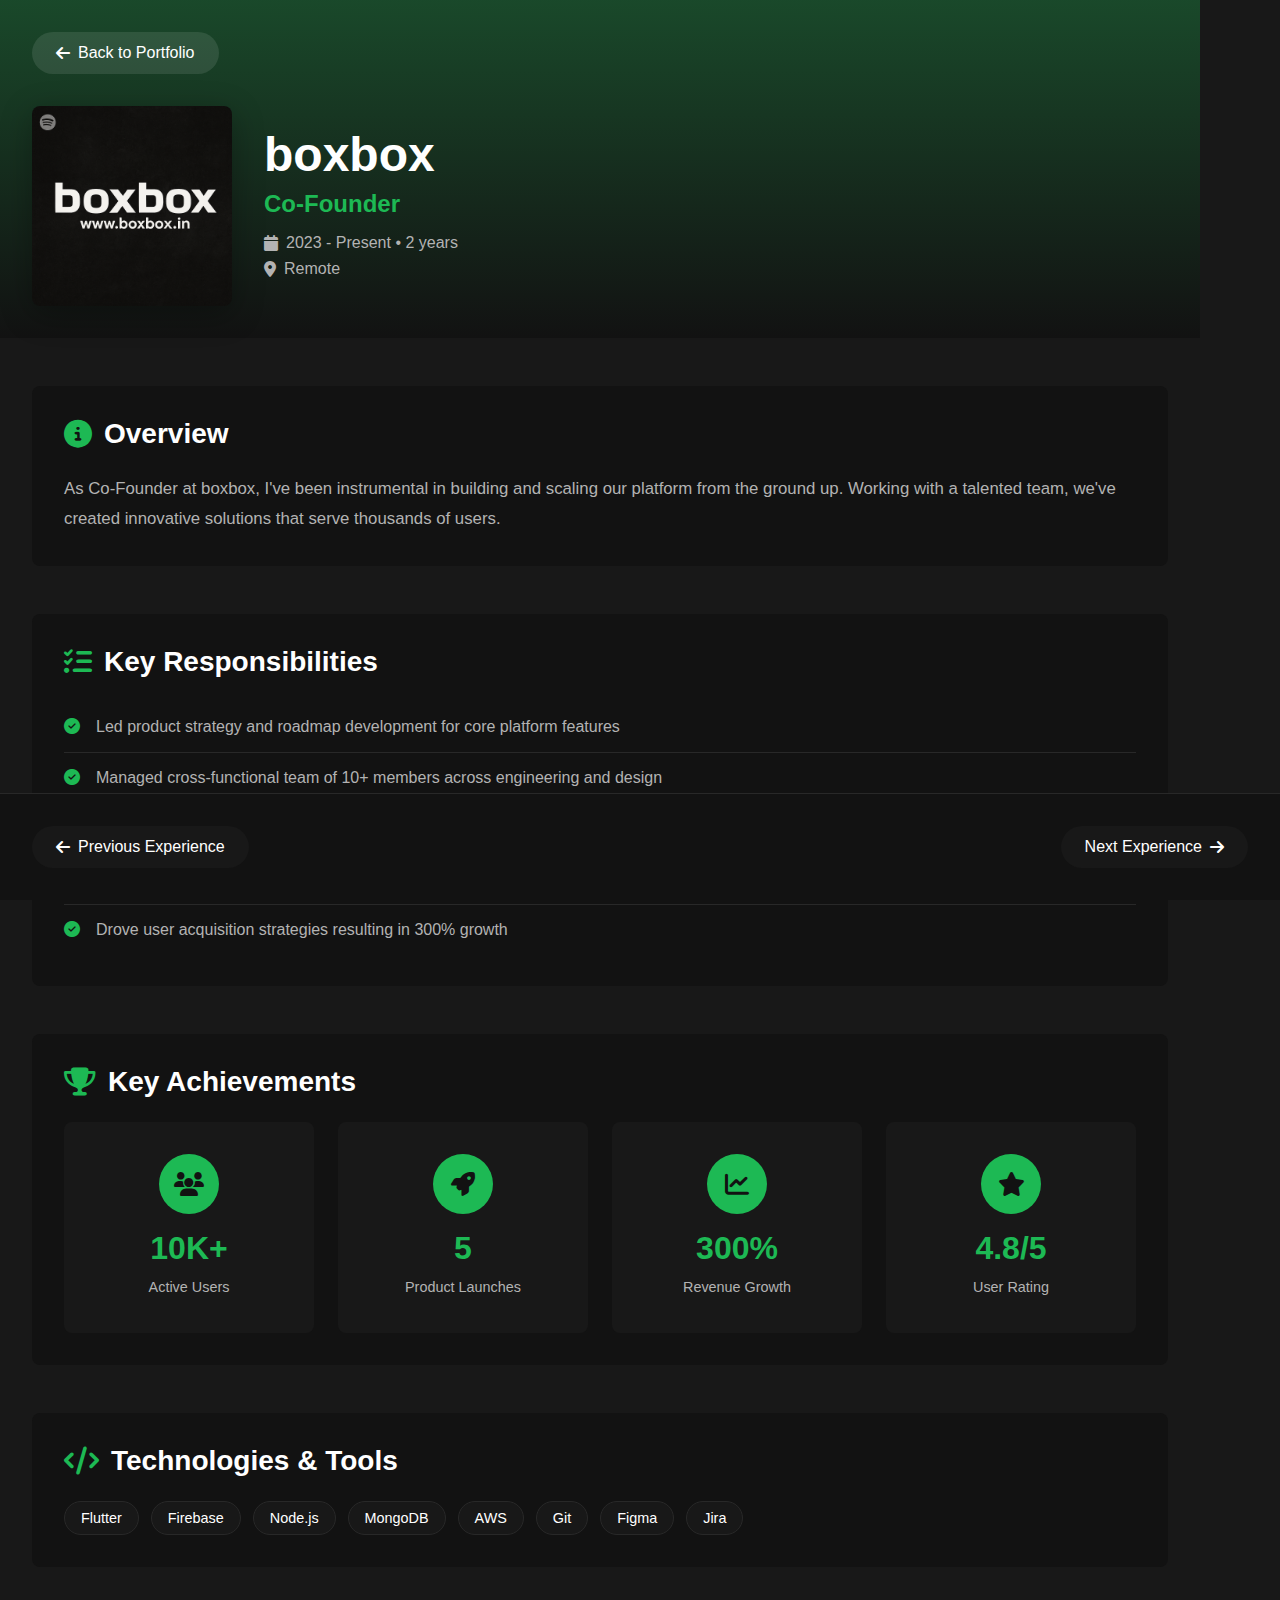
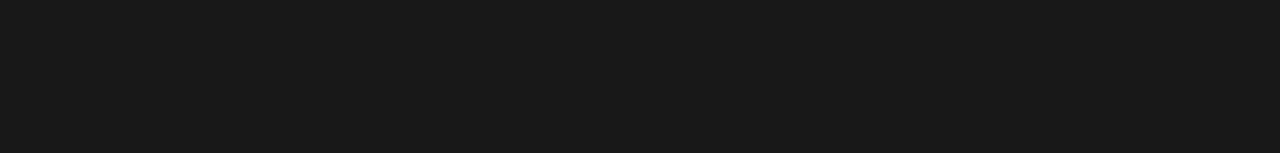
<file: experience1.html>
<!DOCTYPE html>
<html lang="en">
<head>
  <meta charset="UTF-8"/>
  <meta name="viewport" content="width=device-width, initial-scale=1.0"/>
  <title>boxbox - Experience | Ayush Bora</title>
  <link rel="stylesheet" href="style.css"/>
  <link rel="stylesheet" href="https://cdnjs.cloudflare.com/ajax/libs/font-awesome/6.4.0/css/all.min.css"/>
  <link rel="icon" href="data:image/svg+xml,<svg xmlns='http://www.w3.org/2000/svg' viewBox='0 0 100 100'><text y='.9em' font-size='90'>🎵</text></svg>">
</head>
<body>
  <!-- Experience Detail Page -->
  <div class="experience-page">
    <!-- Header with Back Button -->
    <header class="experience-header">
      <a href="index.html#experience" class="back-btn">
        <i class="fas fa-arrow-left"></i>
        Back to Portfolio
      </a>
      <div class="experience-header-content">
        <div class="experience-logo">
          <img src="/experience_logos/boxbxoLogo32.png" alt="boxbox Logo">
        </div>
        <div class="experience-title-section">
          <h1>boxbox</h1>
          <p class="experience-role">Co-Founder</p>
          <p class="experience-duration">
            <i class="fas fa-calendar"></i>
            2023 - Present • 2 years
          </p>
          <p class="experience-location">
            <i class="fas fa-map-marker-alt"></i>
            Remote
          </p>
        </div>
      </div>
    </header>

    <!-- Main Content -->
    <main class="experience-content">
      <!-- Overview Section -->
      <section class="experience-section">
        <h2><i class="fas fa-info-circle"></i> Overview</h2>
        <p>
          As Co-Founder at boxbox, I've been instrumental in building and scaling our platform from the ground up. 
          Working with a talented team, we've created innovative solutions that serve thousands of users.
        </p>
      </section>

      <!-- Key Responsibilities -->
      <section class="experience-section">
        <h2><i class="fas fa-tasks"></i> Key Responsibilities</h2>
        <ul class="responsibilities-list">
          <li>
            <i class="fas fa-check-circle"></i>
            Led product strategy and roadmap development for core platform features
          </li>
          <li>
            <i class="fas fa-check-circle"></i>
            Managed cross-functional team of 10+ members across engineering and design
          </li>
          <li>
            <i class="fas fa-check-circle"></i>
            Implemented agile development processes resulting in 50% faster delivery
          </li>
          <li>
            <i class="fas fa-check-circle"></i>
            Established partnerships with key industry players
          </li>
          <li>
            <i class="fas fa-check-circle"></i>
            Drove user acquisition strategies resulting in 300% growth
          </li>
        </ul>
      </section>

      <!-- Achievements -->
      <section class="experience-section">
        <h2><i class="fas fa-trophy"></i> Key Achievements</h2>
        <div class="achievements-grid">
          <div class="achievement-card">
            <div class="achievement-icon">
              <i class="fas fa-users"></i>
            </div>
            <h3>10K+</h3>
            <p>Active Users</p>
          </div>
          <div class="achievement-card">
            <div class="achievement-icon">
              <i class="fas fa-rocket"></i>
            </div>
            <h3>5</h3>
            <p>Product Launches</p>
          </div>
          <div class="achievement-card">
            <div class="achievement-icon">
              <i class="fas fa-chart-line"></i>
            </div>
            <h3>300%</h3>
            <p>Revenue Growth</p>
          </div>
          <div class="achievement-card">
            <div class="achievement-icon">
              <i class="fas fa-star"></i>
            </div>
            <h3>4.8/5</h3>
            <p>User Rating</p>
          </div>
        </div>
      </section>

      <!-- Technologies Used -->
      <section class="experience-section">
        <h2><i class="fas fa-code"></i> Technologies & Tools</h2>
        <div class="tech-tags">
          <span class="tech-tag">Flutter</span>
          <span class="tech-tag">Firebase</span>
          <span class="tech-tag">Node.js</span>
          <span class="tech-tag">MongoDB</span>
          <span class="tech-tag">AWS</span>
          <span class="tech-tag">Git</span>
          <span class="tech-tag">Figma</span>
          <span class="tech-tag">Jira</span>
        </div>
      </section>
    </main>

    <!-- Footer Navigation -->
    <footer class="experience-footer">
      <a href="experience5.html" class="footer-nav-btn">
        <i class="fas fa-arrow-left"></i>
        Previous Experience
      </a>
      <a href="experience2.html" class="footer-nav-btn">
        Next Experience
        <i class="fas fa-arrow-right"></i>
      </a>
    </footer>
  </div>

  <script src="script.js"></script>
  <script>
    document.addEventListener('DOMContentLoaded', () => {
      if (window.addToRecent) {
        window.addToRecent(
          'boxbox',
          'Experience',
          '/experience_logos/boxbxoLogo32.png',
          'experience1.html'
        );
      }
    });
  </script>
</body>
</html>
</file>
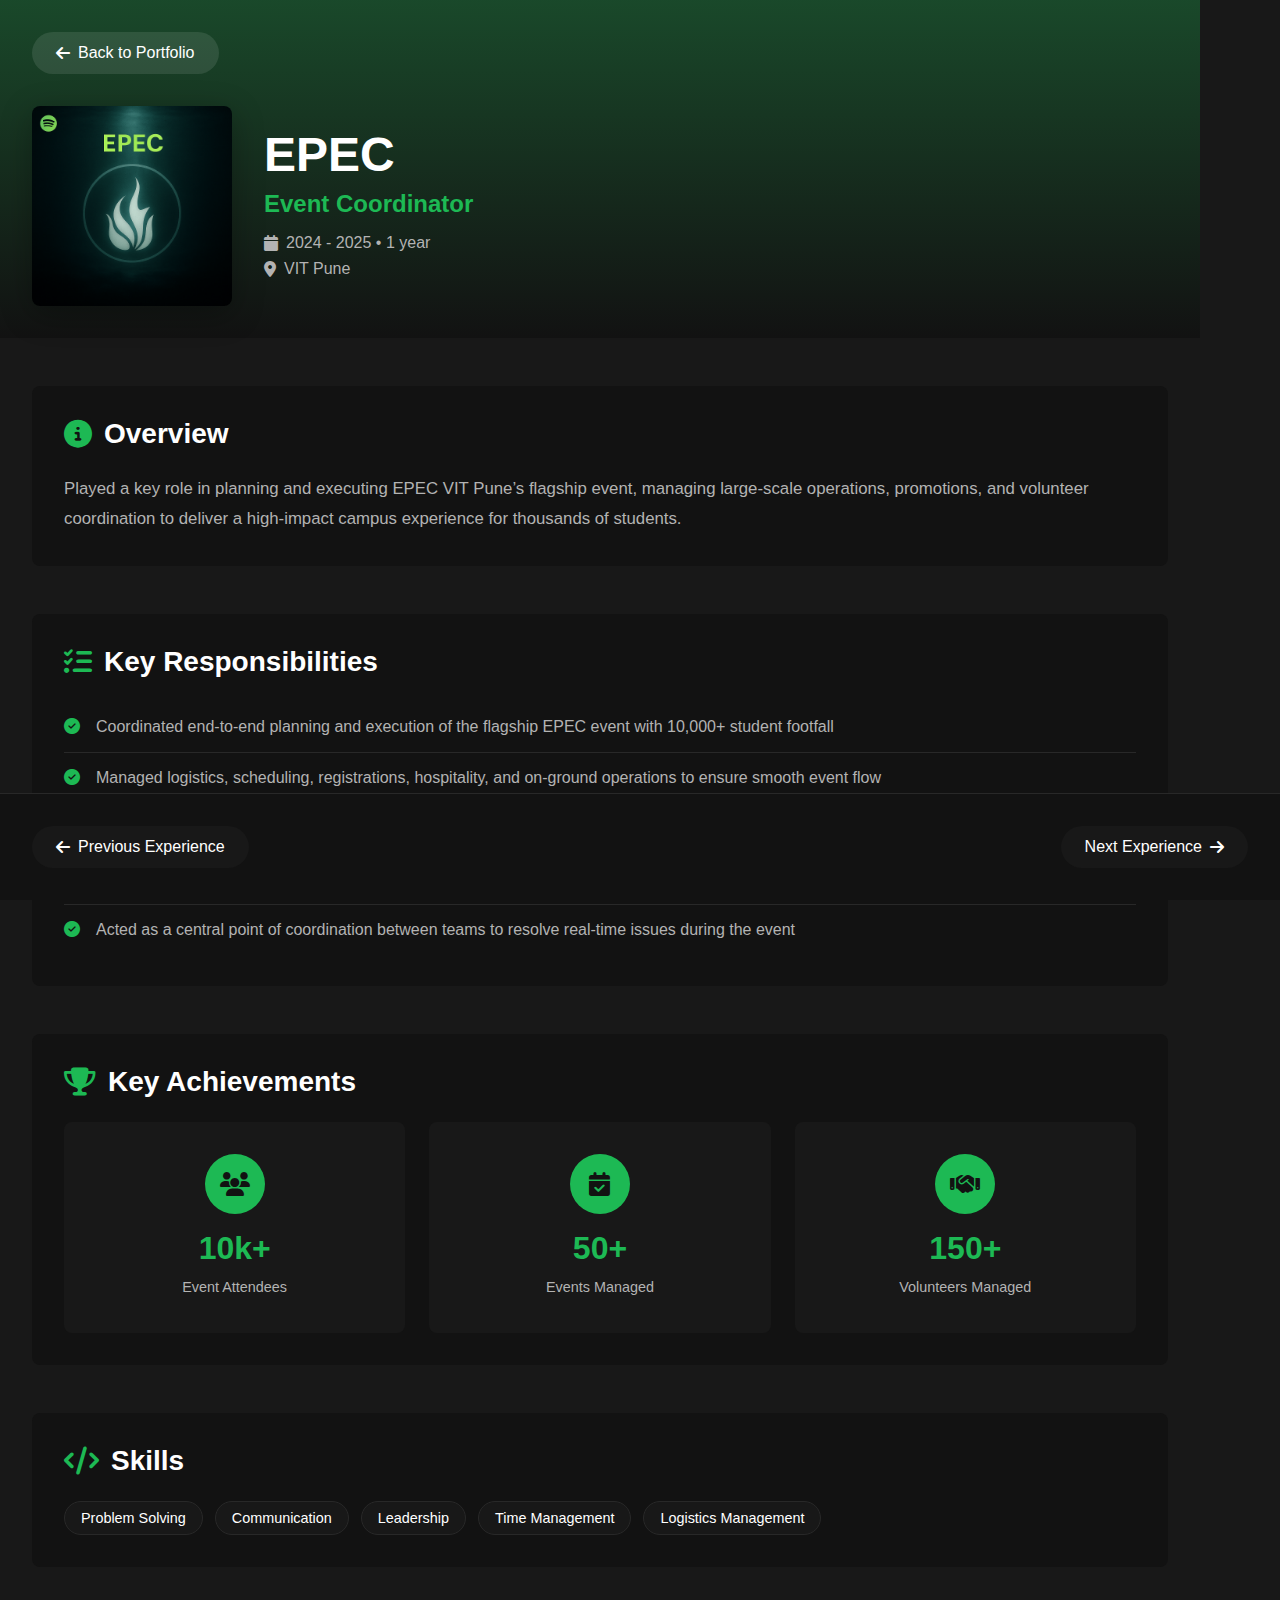
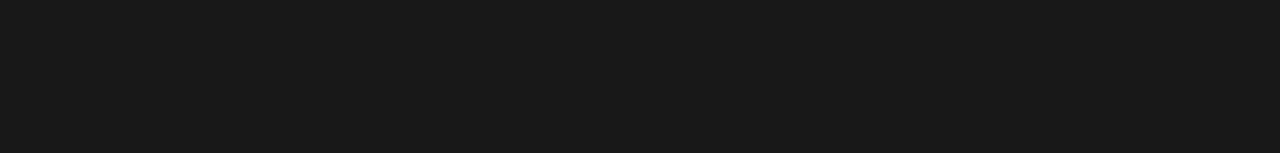
<file: experience2.html>
<!DOCTYPE html>
<html lang="en">
<head>
  <meta charset="UTF-8"/>
  <meta name="viewport" content="width=device-width, initial-scale=1.0"/>
  <title>EPEC - Experience | Ayush Bora</title>
  <link rel="stylesheet" href="style.css"/>
  <link rel="stylesheet" href="https://cdnjs.cloudflare.com/ajax/libs/font-awesome/6.4.0/css/all.min.css"/>
  <link rel="icon" href="data:image/svg+xml,<svg xmlns='http://www.w3.org/2000/svg' viewBox='0 0 100 100'><text y='.9em' font-size='90'>🎵</text></svg>">
</head>
<body>
  <!-- Experience Detail Page -->
  <div class="experience-page">
    <!-- Header with Back Button -->
    <header class="experience-header">
      <a href="index.html#experience" class="back-btn">
        <i class="fas fa-arrow-left"></i>
        Back to Portfolio
      </a>
      <div class="experience-header-content">
        <div class="experience-logo">
          <img src="/experience_logos/EPEC2w.png" alt="EPEC Logo">
        </div>
        <div class="experience-title-section">
          <h1>EPEC</h1>
          <p class="experience-role">Event Coordinator</p>
          <p class="experience-duration">
            <i class="fas fa-calendar"></i>
            2024 - 2025 • 1 year
          </p>
          <p class="experience-location">
            <i class="fas fa-map-marker-alt"></i>
            VIT Pune
          </p>
        </div>
      </div>
    </header>

    <!-- Main Content -->
    <main class="experience-content">
      <!-- Overview Section -->
      <section class="experience-section">
        <h2><i class="fas fa-info-circle"></i> Overview</h2>
        <p>
          Played a key role in planning and executing EPEC VIT Pune’s flagship event, managing large-scale operations, promotions, and volunteer coordination to deliver a high-impact campus experience for thousands of students.
        </p>
      </section>

      <!-- Key Responsibilities -->
      <section class="experience-section">
        <h2><i class="fas fa-tasks"></i> Key Responsibilities</h2>
        <ul class="responsibilities-list">
          <li>
            <i class="fas fa-check-circle"></i>
            Coordinated end-to-end planning and execution of the flagship EPEC event with 10,000+ student footfall
          </li>
          <li>
            <i class="fas fa-check-circle"></i>
            Managed logistics, scheduling, registrations, hospitality, and on-ground operations to ensure smooth event flow
          </li>
          <li>
            <i class="fas fa-check-circle"></i>
            Led and coordinated cross-functional volunteer teams across multiple operational tracks
          </li>
          <li>
            <i class="fas fa-check-circle"></i>
            Executed event promotions through social media and campus outreach to drive participation and visibility
          </li>
          <li>
            <i class="fas fa-check-circle"></i>
            Acted as a central point of coordination between teams to resolve real-time issues during the event
          </li>
        </ul>
      </section>

      <!-- Achievements -->
      <section class="experience-section">
        <h2><i class="fas fa-trophy"></i> Key Achievements</h2>
        <div class="achievements-grid">
          <div class="achievement-card">
            <div class="achievement-icon">
              <i class="fas fa-users"></i>
            </div>
            <h3>10k+</h3>
            <p>Event Attendees</p>
          </div>
          <div class="achievement-card">
            <div class="achievement-icon">
              <i class="fas fa-calendar-check"></i>
            </div>
            <h3>50+</h3>
            <p>Events Managed</p>
          </div>
          <div class="achievement-card">
            <div class="achievement-icon">
              <i class="fas fa-handshake"></i>
            </div>
            <h3>150+</h3>
            <p>Volunteers Managed</p>
          </div>
        </div>
      </section>

      <!-- Technologies Used -->
      <section class="experience-section">
        <h2><i class="fas fa-code"></i> Skills</h2>
        <div class="tech-tags">
          <span class="tech-tag">Problem Solving</span>
          <span class="tech-tag">Communication</span>
          <span class="tech-tag">Leadership</span>
          <span class="tech-tag">Time Management</span>
          <span class="tech-tag">Logistics Management</span>
        </div>
      </section>
    </main>

    <!-- Footer Navigation -->
    <footer class="experience-footer">
      <a href="experience4.html" class="footer-nav-btn">
        <i class="fas fa-arrow-left"></i>
        Previous Experience
      </a>
      <a href="experience5.html" class="footer-nav-btn">
        Next Experience
        <i class="fas fa-arrow-right"></i>
      </a>
    </footer>
  </div>

  <script src="script.js"></script>
  <script>
    document.addEventListener('DOMContentLoaded', () => {
      if (window.addToRecent) {
        window.addToRecent(
          'EPEC',
          'Experience',
          '/experience_logos/EPEC2w.png',
          'experience2.html'
        );
      }
    });
  </script>
</body>
</html>
</file>
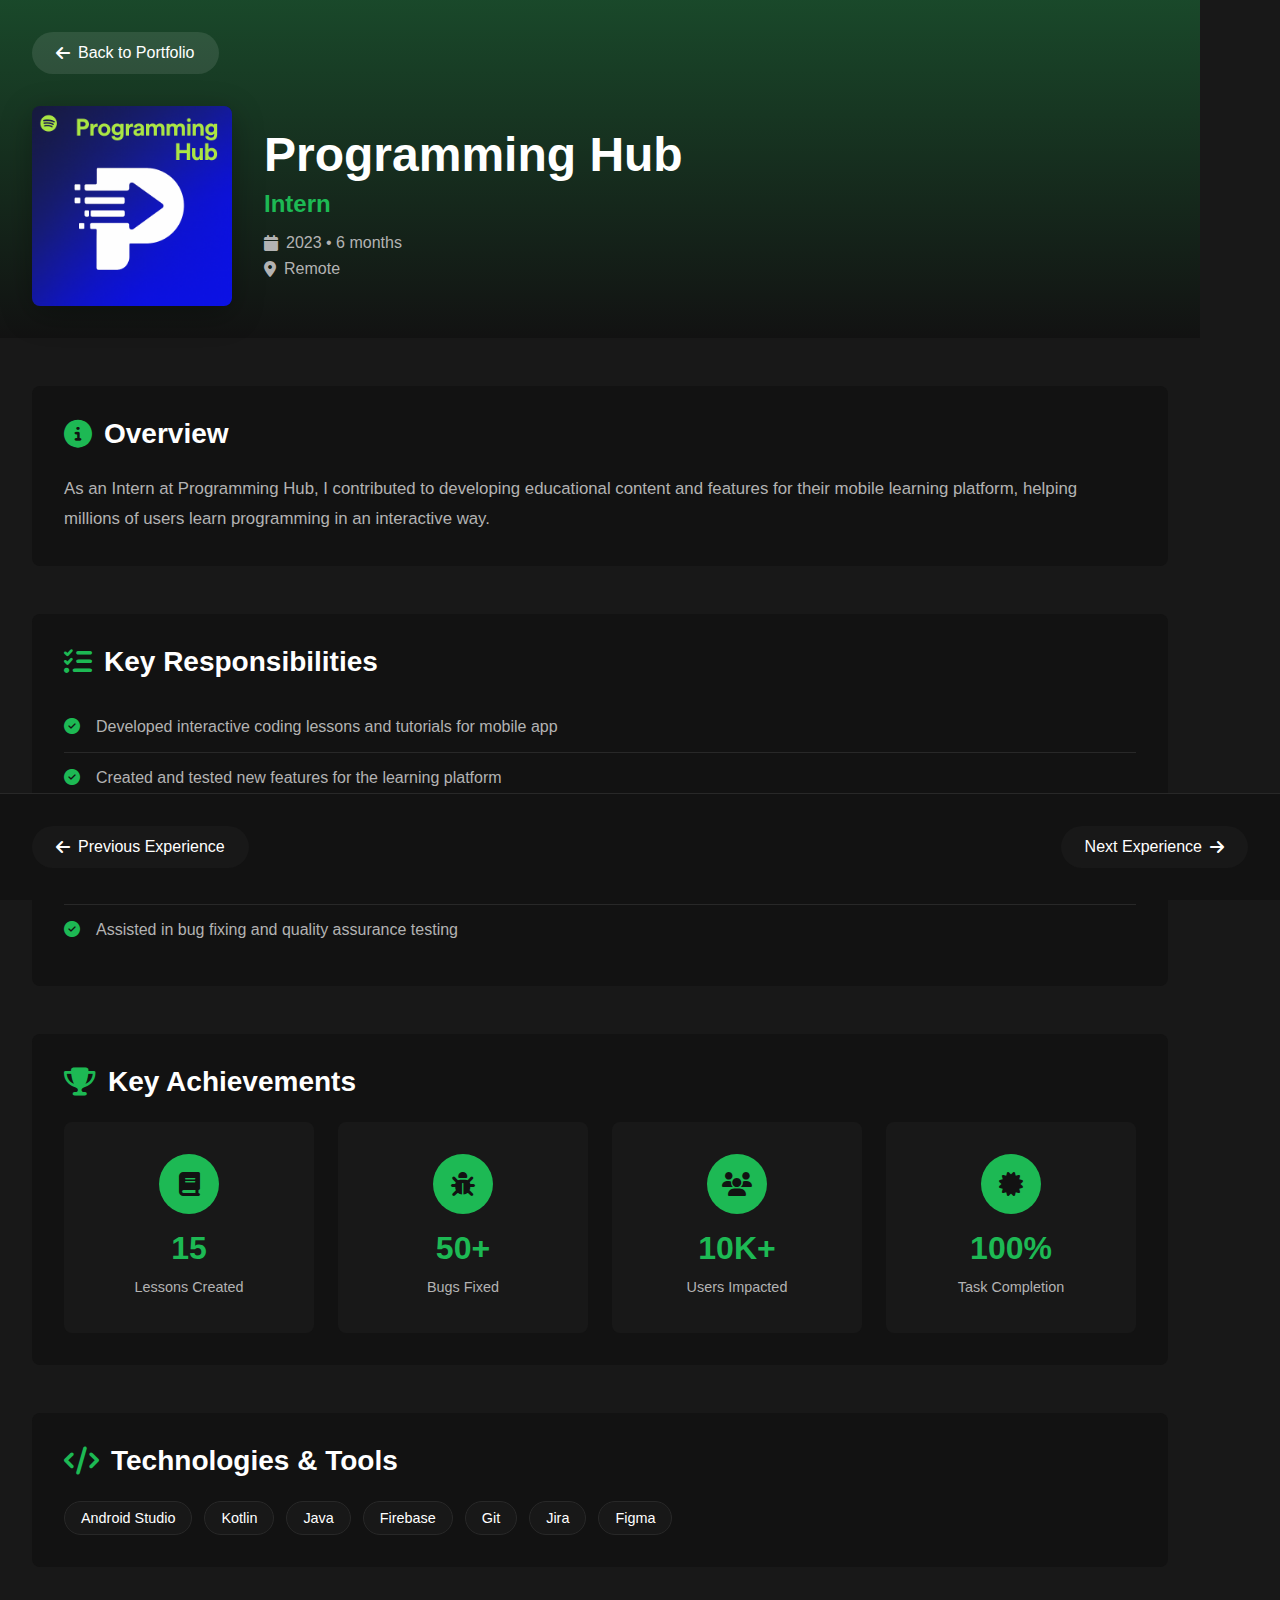
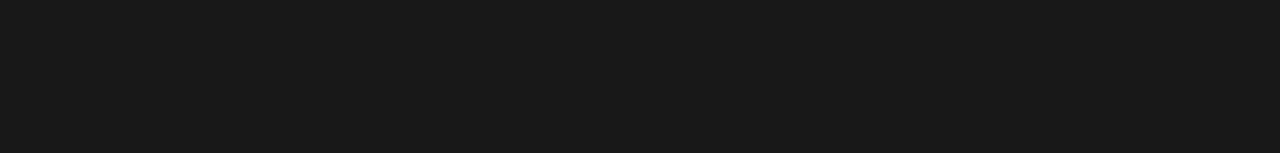
<file: experience3.html>
<!DOCTYPE html>
<html lang="en">
<head>
  <meta charset="UTF-8"/>
  <meta name="viewport" content="width=device-width, initial-scale=1.0"/>
  <title>Programming Hub - Experience | Ayush Bora</title>
  <link rel="stylesheet" href="style.css"/>
  <link rel="stylesheet" href="https://cdnjs.cloudflare.com/ajax/libs/font-awesome/6.4.0/css/all.min.css"/>
  <link rel="icon" href="data:image/svg+xml,<svg xmlns='http://www.w3.org/2000/svg' viewBox='0 0 100 100'><text y='.9em' font-size='90'>🎵</text></svg>">
</head>
<body>
  <!-- Experience Detail Page -->
  <div class="experience-page">
    <!-- Header with Back Button -->
    <header class="experience-header">
      <a href="index.html#experience" class="back-btn">
        <i class="fas fa-arrow-left"></i>
        Back to Portfolio
      </a>
      <div class="experience-header-content">
        <div class="experience-logo">
          <img src="/experience_logos/ProgammingHub2.png" alt="Programming Hub Logo">
        </div>
        <div class="experience-title-section">
          <h1>Programming Hub</h1>
          <p class="experience-role">Intern</p>
          <p class="experience-duration">
            <i class="fas fa-calendar"></i>
            2023 • 6 months
          </p>
          <p class="experience-location">
            <i class="fas fa-map-marker-alt"></i>
            Remote
          </p>
        </div>
      </div>
    </header>

    <!-- Main Content -->
    <main class="experience-content">
      <!-- Overview Section -->
      <section class="experience-section">
        <h2><i class="fas fa-info-circle"></i> Overview</h2>
        <p>
          As an Intern at Programming Hub, I contributed to developing educational content and features for their 
          mobile learning platform, helping millions of users learn programming in an interactive way.
        </p>
      </section>

      <!-- Key Responsibilities -->
      <section class="experience-section">
        <h2><i class="fas fa-tasks"></i> Key Responsibilities</h2>
        <ul class="responsibilities-list">
          <li>
            <i class="fas fa-check-circle"></i>
            Developed interactive coding lessons and tutorials for mobile app
          </li>
          <li>
            <i class="fas fa-check-circle"></i>
            Created and tested new features for the learning platform
          </li>
          <li>
            <i class="fas fa-check-circle"></i>
            Collaborated with content team to improve course quality
          </li>
          <li>
            <i class="fas fa-check-circle"></i>
            Conducted user research and gathered feedback for improvements
          </li>
          <li>
            <i class="fas fa-check-circle"></i>
            Assisted in bug fixing and quality assurance testing
          </li>
        </ul>
      </section>

      <!-- Achievements -->
      <section class="experience-section">
        <h2><i class="fas fa-trophy"></i> Key Achievements</h2>
        <div class="achievements-grid">
          <div class="achievement-card">
            <div class="achievement-icon">
              <i class="fas fa-book"></i>
            </div>
            <h3>15</h3>
            <p>Lessons Created</p>
          </div>
          <div class="achievement-card">
            <div class="achievement-icon">
              <i class="fas fa-bug"></i>
            </div>
            <h3>50+</h3>
            <p>Bugs Fixed</p>
          </div>
          <div class="achievement-card">
            <div class="achievement-icon">
              <i class="fas fa-users"></i>
            </div>
            <h3>10K+</h3>
            <p>Users Impacted</p>
          </div>
          <div class="achievement-card">
            <div class="achievement-icon">
              <i class="fas fa-certificate"></i>
            </div>
            <h3>100%</h3>
            <p>Task Completion</p>
          </div>
        </div>
      </section>

      <!-- Technologies Used -->
      <section class="experience-section">
        <h2><i class="fas fa-code"></i> Technologies & Tools</h2>
        <div class="tech-tags">
          <span class="tech-tag">Android Studio</span>
          <span class="tech-tag">Kotlin</span>
          <span class="tech-tag">Java</span>
          <span class="tech-tag">Firebase</span>
          <span class="tech-tag">Git</span>
          <span class="tech-tag">Jira</span>
          <span class="tech-tag">Figma</span>
        </div>
      </section>
    </main>

    <!-- Footer Navigation -->
    <footer class="experience-footer">
      <a href="experience2.html" class="footer-nav-btn">
        <i class="fas fa-arrow-left"></i>
        Previous Experience
      </a>
      <a href="experience4.html" class="footer-nav-btn">
        Next Experience
        <i class="fas fa-arrow-right"></i>
      </a>
    </footer>
  </div>

  <script src="script.js"></script>
  <script>
    document.addEventListener('DOMContentLoaded', () => {
      if (window.addToRecent) {
        window.addToRecent(
          'Programming Hub',
          'Experience',
          '/experience_logos/ProgammingHub2.png',
          'experience3.html'
        );
      }
    });
  </script>
</body>
</html>
</file>
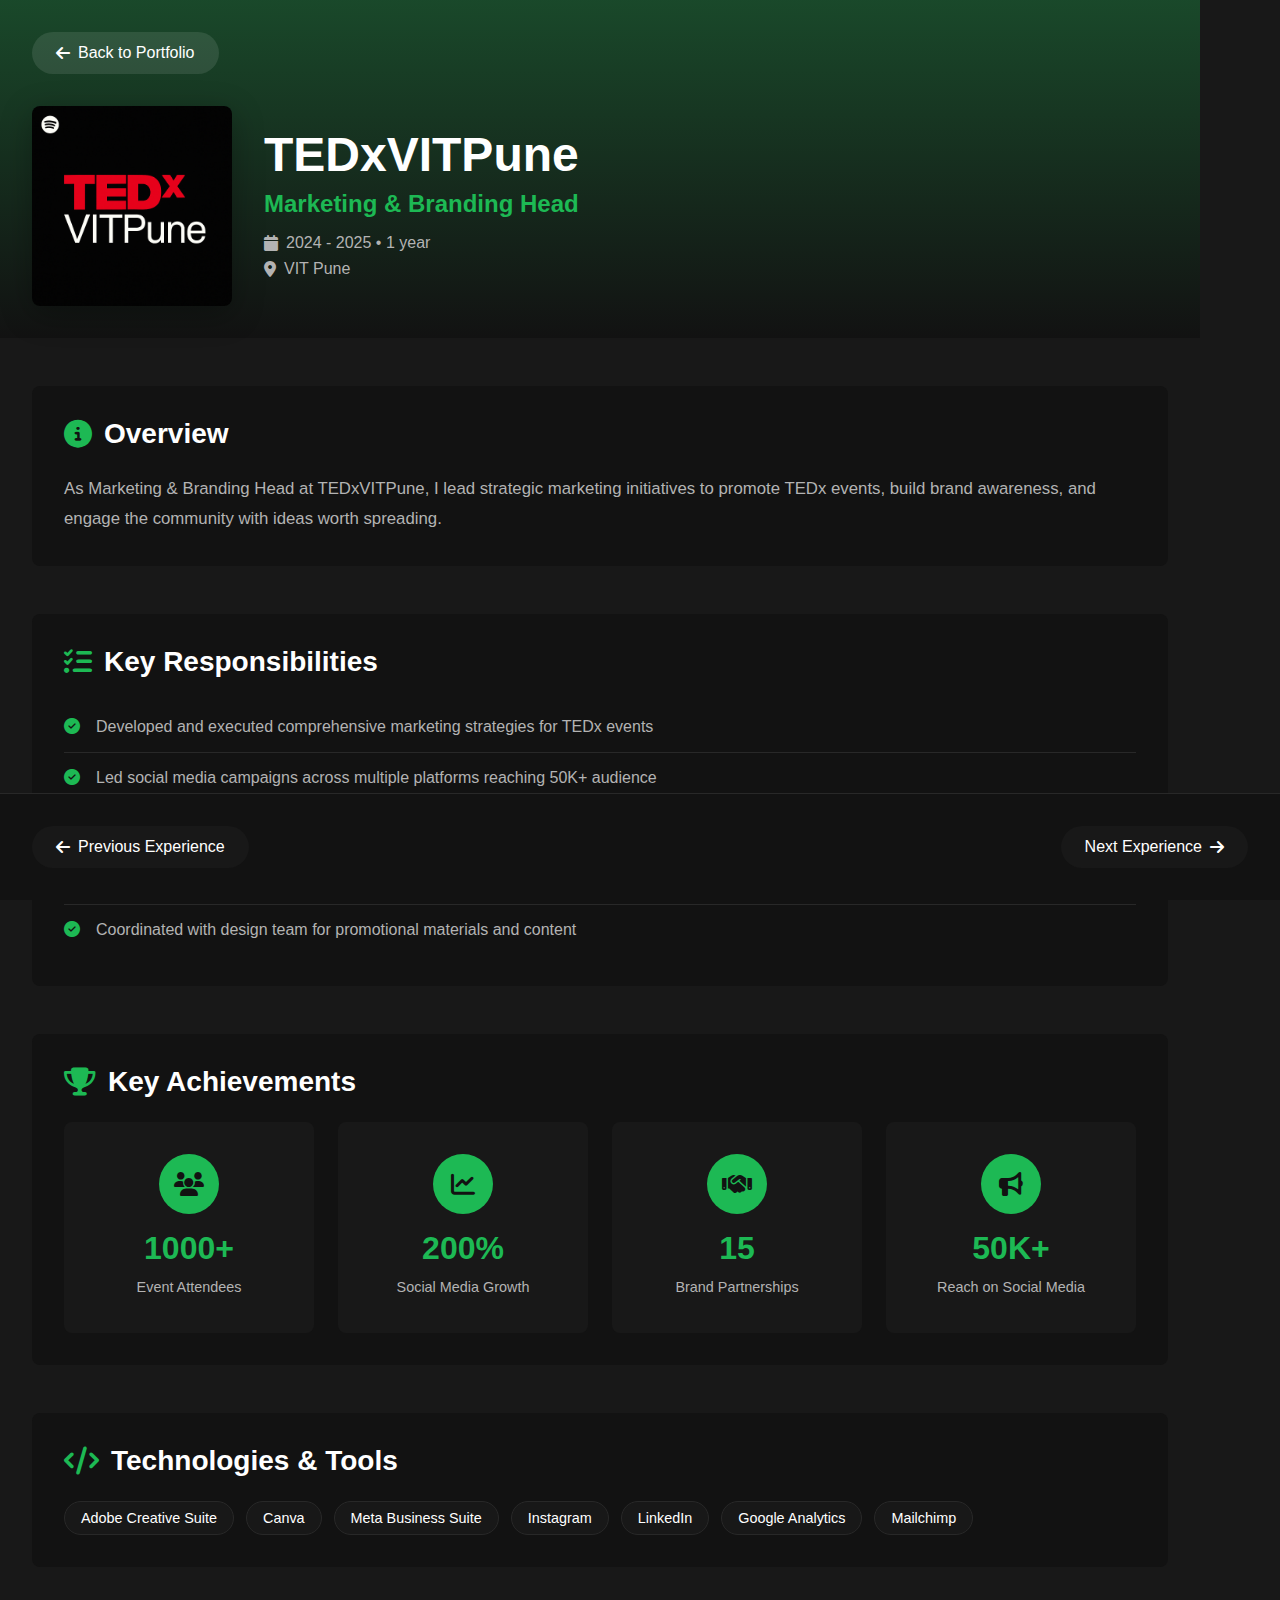
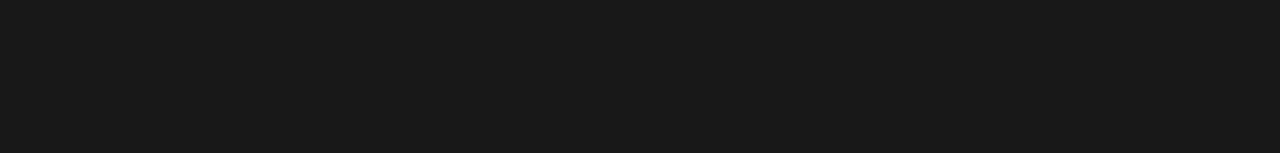
<file: experience4.html>
<!DOCTYPE html>
<html lang="en">
<head>
  <meta charset="UTF-8"/>
  <meta name="viewport" content="width=device-width, initial-scale=1.0"/>
  <title>TEDxVITPune - Experience | Ayush Bora</title>
  <link rel="stylesheet" href="style.css"/>
  <link rel="stylesheet" href="https://cdnjs.cloudflare.com/ajax/libs/font-awesome/6.4.0/css/all.min.css"/>
  <link rel="icon" href="data:image/svg+xml,<svg xmlns='http://www.w3.org/2000/svg' viewBox='0 0 100 100'><text y='.9em' font-size='90'>🎵</text></svg>">
</head>
<body>
  <!-- Experience Detail Page -->
  <div class="experience-page">
    <!-- Header with Back Button -->
    <header class="experience-header">
      <a href="index.html#experience" class="back-btn">
        <i class="fas fa-arrow-left"></i>
        Back to Portfolio
      </a>
      <div class="experience-header-content">
        <div class="experience-logo">
          <img src="/experience_logos/TEDxVITLogo.png" alt="TEDxVITPune Logo">
        </div>
        <div class="experience-title-section">
          <h1>TEDxVITPune</h1>
          <p class="experience-role">Marketing & Branding Head</p>
          <p class="experience-duration">
            <i class="fas fa-calendar"></i>
            2024 - 2025 • 1 year
          </p>
          <p class="experience-location">
            <i class="fas fa-map-marker-alt"></i>
            VIT Pune
          </p>
        </div>
      </div>
    </header>

    <!-- Main Content -->
    <main class="experience-content">
      <!-- Overview Section -->
      <section class="experience-section">
        <h2><i class="fas fa-info-circle"></i> Overview</h2>
        <p>
          As Marketing & Branding Head at TEDxVITPune, I lead strategic marketing initiatives to promote TEDx events, 
          build brand awareness, and engage the community with ideas worth spreading.
        </p>
      </section>

      <!-- Key Responsibilities -->
      <section class="experience-section">
        <h2><i class="fas fa-tasks"></i> Key Responsibilities</h2>
        <ul class="responsibilities-list">
          <li>
            <i class="fas fa-check-circle"></i>
            Developed and executed comprehensive marketing strategies for TEDx events
          </li>
          <li>
            <i class="fas fa-check-circle"></i>
            Led social media campaigns across multiple platforms reaching 50K+ audience
          </li>
          <li>
            <i class="fas fa-check-circle"></i>
            Created brand guidelines and maintained consistent visual identity
          </li>
          <li>
            <i class="fas fa-check-circle"></i>
            Managed partnerships with sponsors and media outlets
          </li>
          <li>
            <i class="fas fa-check-circle"></i>
            Coordinated with design team for promotional materials and content
          </li>
        </ul>
      </section>

      <!-- Achievements -->
      <section class="experience-section">
        <h2><i class="fas fa-trophy"></i> Key Achievements</h2>
        <div class="achievements-grid">
          <div class="achievement-card">
            <div class="achievement-icon">
              <i class="fas fa-users"></i>
            </div>
            <h3>1000+</h3>
            <p>Event Attendees</p>
          </div>
          <div class="achievement-card">
            <div class="achievement-icon">
              <i class="fas fa-chart-line"></i>
            </div>
            <h3>200%</h3>
            <p>Social Media Growth</p>
          </div>
          <div class="achievement-card">
            <div class="achievement-icon">
              <i class="fas fa-handshake"></i>
            </div>
            <h3>15</h3>
            <p>Brand Partnerships</p>
          </div>
          <div class="achievement-card">
            <div class="achievement-icon">
              <i class="fas fa-bullhorn"></i>
            </div>
            <h3>50K+</h3>
            <p>Reach on Social Media</p>
          </div>
        </div>
      </section>

      <!-- Technologies Used -->
      <section class="experience-section">
        <h2><i class="fas fa-code"></i> Technologies & Tools</h2>
        <div class="tech-tags">
          <span class="tech-tag">Adobe Creative Suite</span>
          <span class="tech-tag">Canva</span>
          <span class="tech-tag">Meta Business Suite</span>
          <span class="tech-tag">Instagram</span>
          <span class="tech-tag">LinkedIn</span>
          <span class="tech-tag">Google Analytics</span>
          <span class="tech-tag">Mailchimp</span>
        </div>
      </section>
    </main>

    <!-- Footer Navigation -->
    <footer class="experience-footer">
      <a href="experience3.html" class="footer-nav-btn">
        <i class="fas fa-arrow-left"></i>
        Previous Experience
      </a>
      <a href="experience5.html" class="footer-nav-btn">
        Next Experience
        <i class="fas fa-arrow-right"></i>
      </a>
    </footer>
  </div>

  <script src="script.js"></script>
  <script>
    document.addEventListener('DOMContentLoaded', () => {
      if (window.addToRecent) {
        window.addToRecent(
          'TEDxVITPune',
          'Experience',
          '/experience_logos/TEDxVITLogo.png',
          'experience4.html'
        );
      }
    });
  </script>
</body>
</html>
</file>
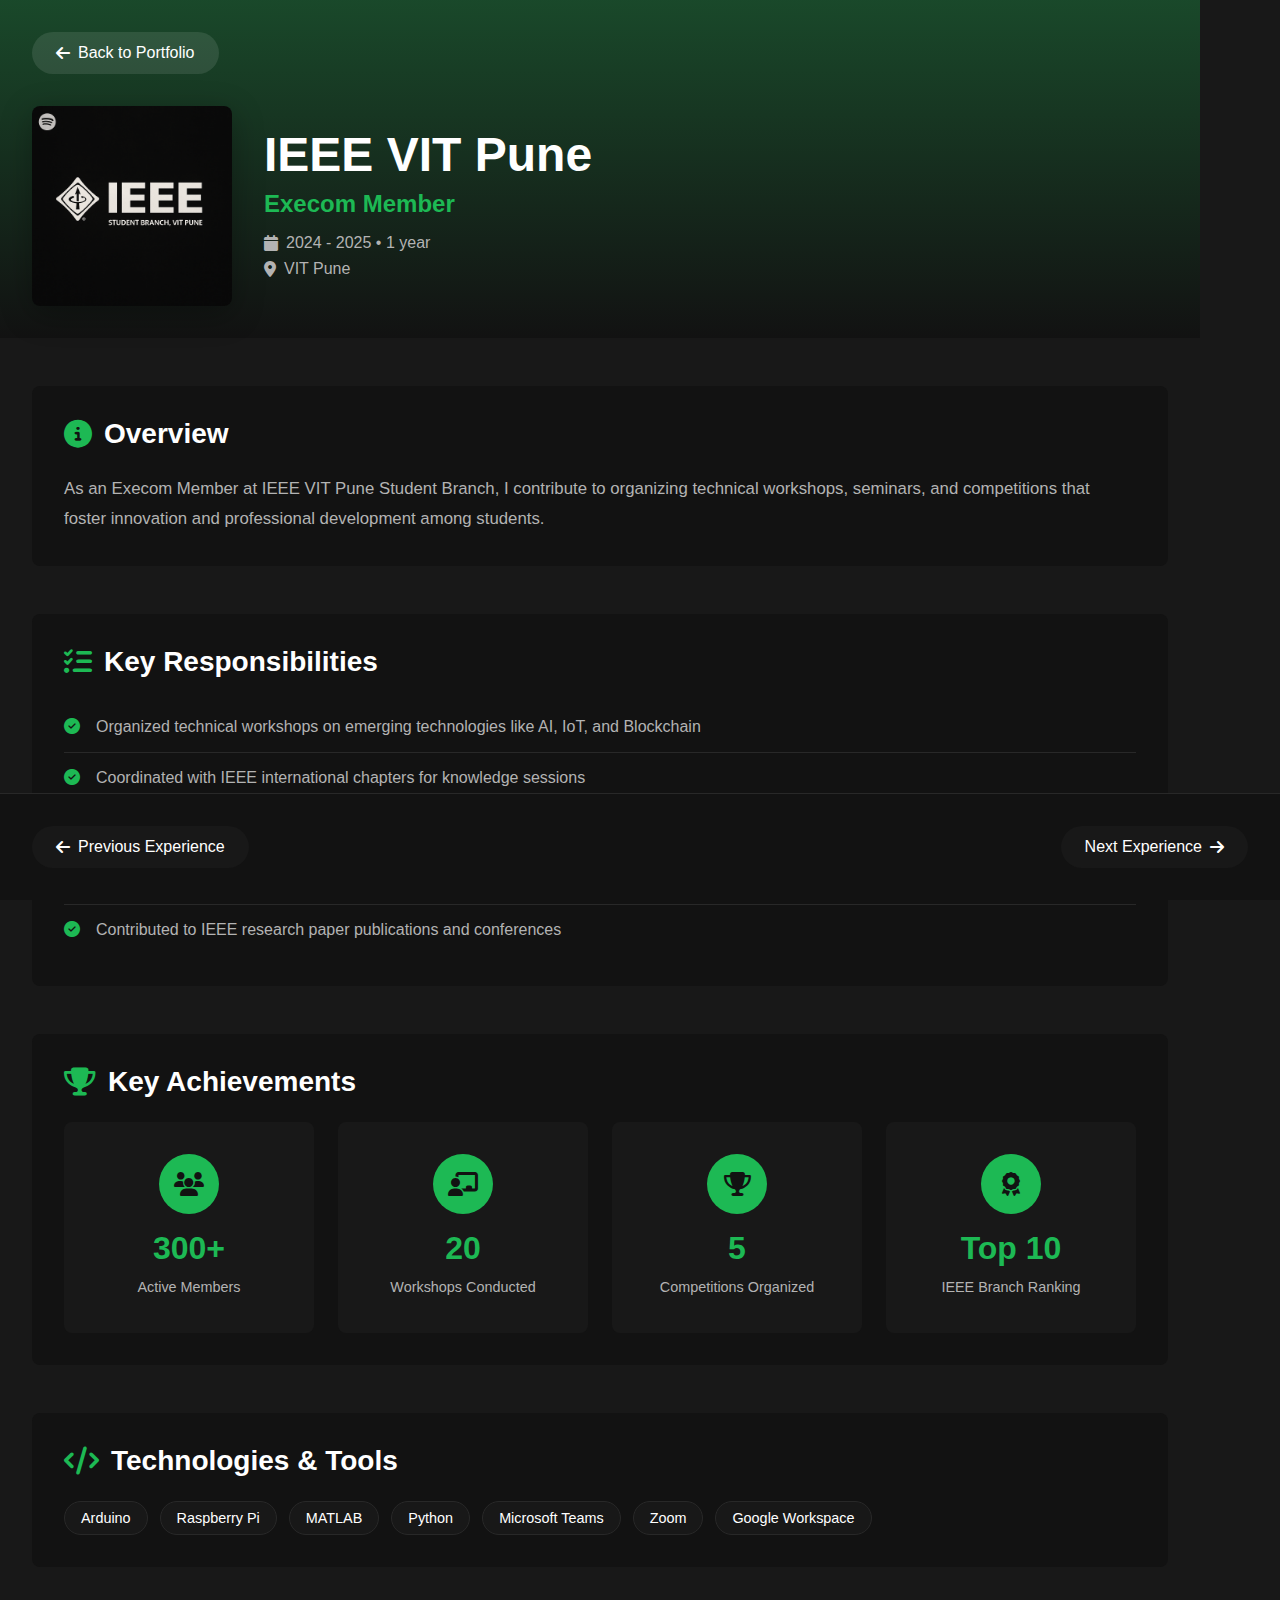
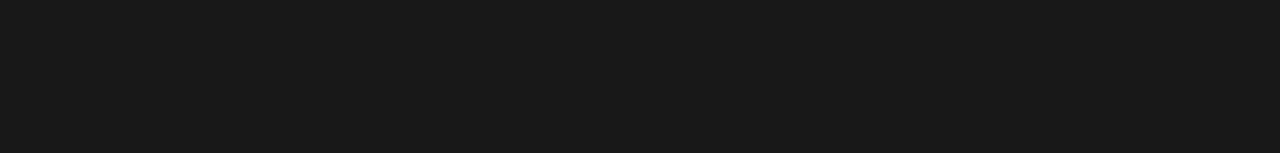
<file: experience5.html>
<!DOCTYPE html>
<html lang="en">
<head>
  <meta charset="UTF-8"/>
  <meta name="viewport" content="width=device-width, initial-scale=1.0"/>
  <title>IEEE - Experience | Ayush Bora</title>
  <link rel="stylesheet" href="style.css"/>
  <link rel="stylesheet" href="https://cdnjs.cloudflare.com/ajax/libs/font-awesome/6.4.0/css/all.min.css"/>
  <link rel="icon" href="data:image/svg+xml,<svg xmlns='http://www.w3.org/2000/svg' viewBox='0 0 100 100'><text y='.9em' font-size='90'>🎵</text></svg>">
</head>
<body>
  <!-- Experience Detail Page -->
  <div class="experience-page">
    <!-- Header with Back Button -->
    <header class="experience-header">
      <a href="index.html#experience" class="back-btn">
        <i class="fas fa-arrow-left"></i>
        Back to Portfolio
      </a>
      <div class="experience-header-content">
        <div class="experience-logo">
          <img src="/experience_logos/IEEEL.png" alt="IEEE Logo">
        </div>
        <div class="experience-title-section">
          <h1>IEEE VIT Pune</h1>
          <p class="experience-role">Execom Member</p>
          <p class="experience-duration">
            <i class="fas fa-calendar"></i>
            2024 - 2025 • 1 year
          </p>
          <p class="experience-location">
            <i class="fas fa-map-marker-alt"></i>
            VIT Pune
          </p>
        </div>
      </div>
    </header>

    <!-- Main Content -->
    <main class="experience-content">
      <!-- Overview Section -->
      <section class="experience-section">
        <h2><i class="fas fa-info-circle"></i> Overview</h2>
        <p>
          As an Execom Member at IEEE VIT Pune Student Branch, I contribute to organizing technical workshops, 
          seminars, and competitions that foster innovation and professional development among students.
        </p>
      </section>

      <!-- Key Responsibilities -->
      <section class="experience-section">
        <h2><i class="fas fa-tasks"></i> Key Responsibilities</h2>
        <ul class="responsibilities-list">
          <li>
            <i class="fas fa-check-circle"></i>
            Organized technical workshops on emerging technologies like AI, IoT, and Blockchain
          </li>
          <li>
            <i class="fas fa-check-circle"></i>
            Coordinated with IEEE international chapters for knowledge sessions
          </li>
          <li>
            <i class="fas fa-check-circle"></i>
            Managed membership drives and student engagement activities
          </li>
          <li>
            <i class="fas fa-check-circle"></i>
            Assisted in organizing hackathons and technical competitions
          </li>
          <li>
            <i class="fas fa-check-circle"></i>
            Contributed to IEEE research paper publications and conferences
          </li>
        </ul>
      </section>

      <!-- Achievements -->
      <section class="experience-section">
        <h2><i class="fas fa-trophy"></i> Key Achievements</h2>
        <div class="achievements-grid">
          <div class="achievement-card">
            <div class="achievement-icon">
              <i class="fas fa-users"></i>
            </div>
            <h3>300+</h3>
            <p>Active Members</p>
          </div>
          <div class="achievement-card">
            <div class="achievement-icon">
              <i class="fas fa-chalkboard-teacher"></i>
            </div>
            <h3>20</h3>
            <p>Workshops Conducted</p>
          </div>
          <div class="achievement-card">
            <div class="achievement-icon">
              <i class="fas fa-trophy"></i>
            </div>
            <h3>5</h3>
            <p>Competitions Organized</p>
          </div>
          <div class="achievement-card">
            <div class="achievement-icon">
              <i class="fas fa-award"></i>
            </div>
            <h3>Top 10</h3>
            <p>IEEE Branch Ranking</p>
          </div>
        </div>
      </section>

      <!-- Technologies Used -->
      <section class="experience-section">
        <h2><i class="fas fa-code"></i> Technologies & Tools</h2>
        <div class="tech-tags">
          <span class="tech-tag">Arduino</span>
          <span class="tech-tag">Raspberry Pi</span>
          <span class="tech-tag">MATLAB</span>
          <span class="tech-tag">Python</span>
          <span class="tech-tag">Microsoft Teams</span>
          <span class="tech-tag">Zoom</span>
          <span class="tech-tag">Google Workspace</span>
        </div>
      </section>
    </main>

    <!-- Footer Navigation -->
    <footer class="experience-footer">
      <a href="experience4.html" class="footer-nav-btn">
        <i class="fas fa-arrow-left"></i>
        Previous Experience
      </a>
      <a href="experience1.html" class="footer-nav-btn">
        Next Experience
        <i class="fas fa-arrow-right"></i>
      </a>
    </footer>
  </div>

  <script src="script.js"></script>
  <script>
    document.addEventListener('DOMContentLoaded', () => {
      if (window.addToRecent) {
        window.addToRecent(
          'IEEE',
          'Experience',
          '/experience_logos/IEEEL.png',
          'experience5.html'
        );
      }
    });
  </script>
</body>
</html>
</file>
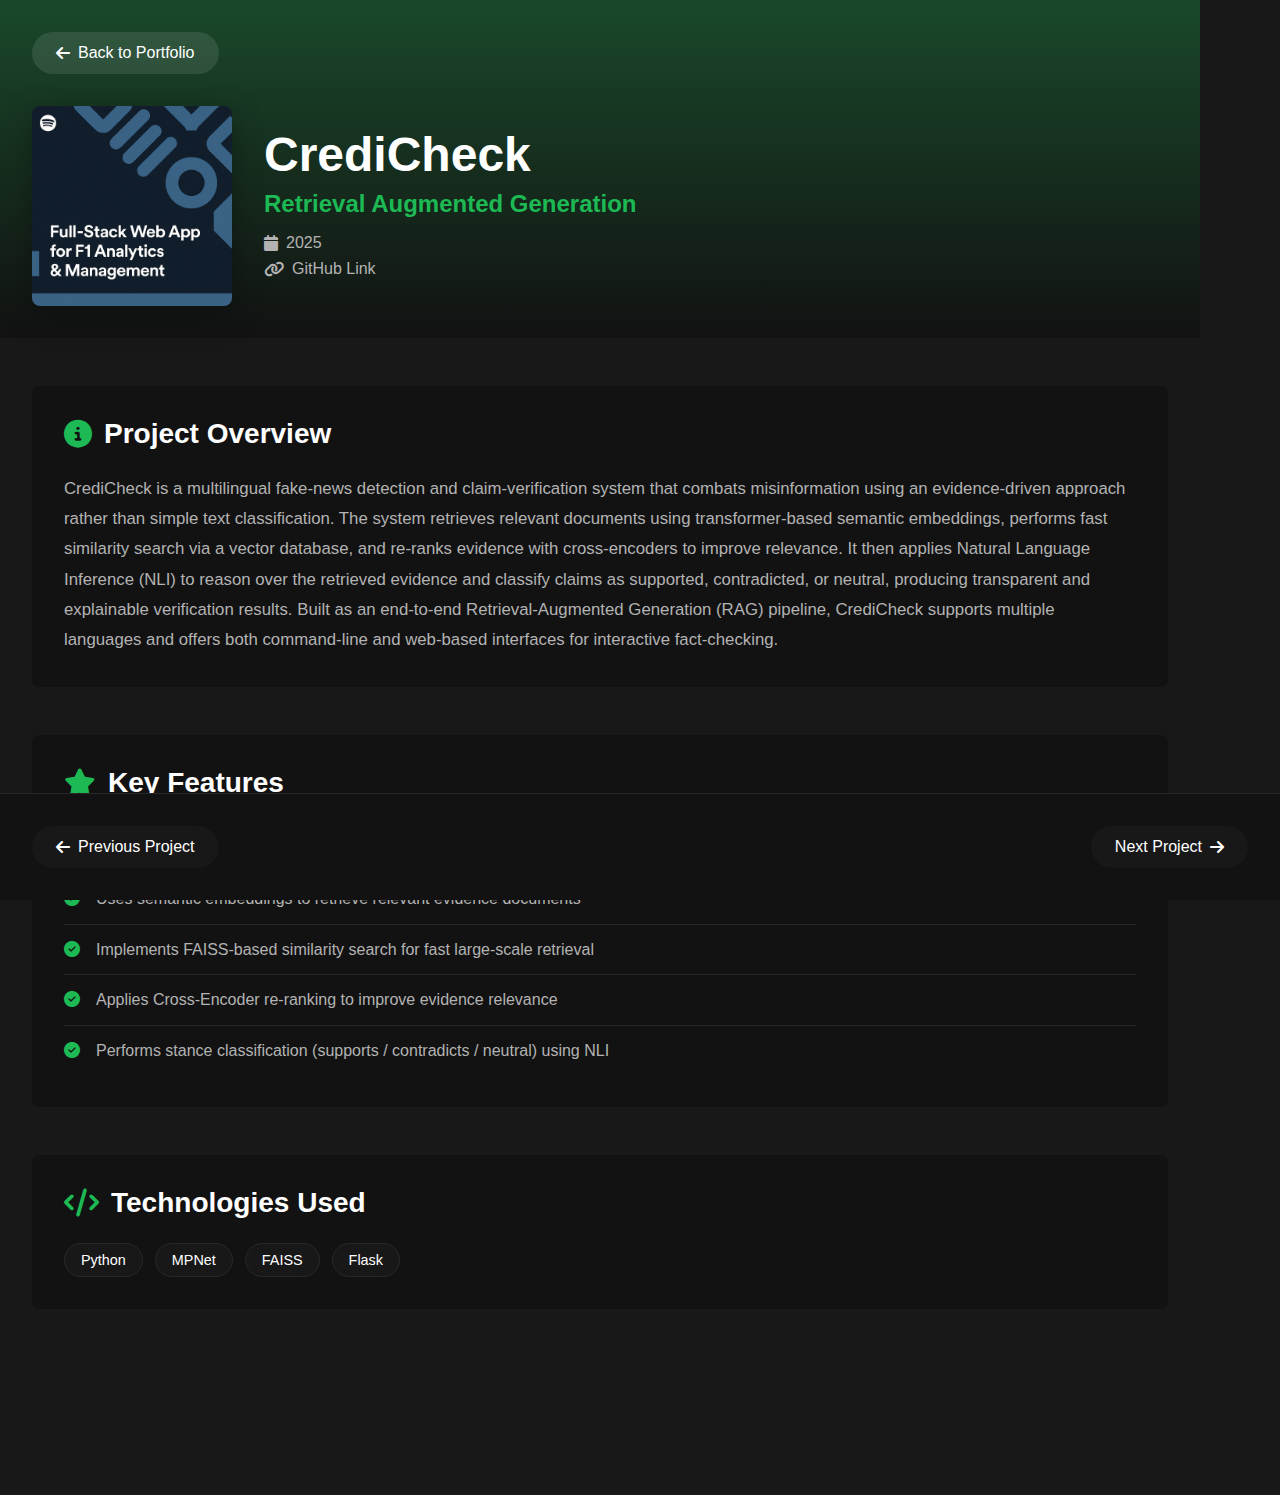
<file: project1.html>
<!DOCTYPE html>
<html lang="en">
<head>
  <meta charset="UTF-8"/>
  <meta name="viewport" content="width=device-width, initial-scale=1.0"/>
  <title>Project One | Ayush Bora</title>
  <link rel="stylesheet" href="style.css"/>
  <link rel="stylesheet" href="https://cdnjs.cloudflare.com/ajax/libs/font-awesome/6.4.0/css/all.min.css"/>
  <link rel="icon" href="data:image/svg+xml,<svg xmlns='http://www.w3.org/2000/svg' viewBox='0 0 100 100'><text y='.9em' font-size='90'>🎵</text></svg>">
</head>
<body>
  <!-- Experience Detail Page (reusing same layout for projects) -->
  <div class="experience-page">
    <!-- Header with Back Button -->
    <header class="experience-header">
      <a href="index.html#projects" class="back-btn">
        <i class="fas fa-arrow-left"></i>
        Back to Portfolio
      </a>
      <div class="experience-header-content">
        <div class="experience-logo">
          <img src="/logos/P1.png" alt="Project One">
        </div>
        <div class="experience-title-section">
          <h1>CrediCheck</h1>
          <p class="experience-role">Retrieval Augmented Generation</p>
          <p class="experience-duration">
            <i class="fas fa-calendar"></i>
            2025
          </p>
          <p class="experience-location">
            <i class="fas fa-link"></i>
            <a href="https://github.com/Roxx23/Credickeck---Multilingual-Fake-News-Detection.git" target="_blank" style="color: var(--text-light); text-decoration: none;">GitHub Link</a>
          </p>
        </div>
      </div>
    </header>

    <!-- Main Content -->
    <main class="experience-content">
      <!-- Overview Section -->
      <section class="experience-section">
        <h2><i class="fas fa-info-circle"></i> Project Overview</h2>
        <p>
          CrediCheck is a multilingual fake-news detection and claim-verification system that combats misinformation using an evidence-driven approach rather than simple text classification. The system retrieves relevant documents using transformer-based semantic embeddings, performs fast similarity search via a vector database, and re-ranks evidence with cross-encoders to improve relevance. It then applies Natural Language Inference (NLI) to reason over the retrieved evidence and classify claims as supported, contradicted, or neutral, producing transparent and explainable verification results. Built as an end-to-end Retrieval-Augmented Generation (RAG) pipeline, CrediCheck supports multiple languages and offers both command-line and web-based interfaces for interactive fact-checking.
        </p>
      </section>

      <!-- Key Features -->
      <section class="experience-section">
        <h2><i class="fas fa-star"></i> Key Features</h2>
        <ul class="responsibilities-list">
          <li>
            <i class="fas fa-check-circle"></i>
            Supports multilingual claim verification across multiple languages
          </li>
          <li>
            <i class="fas fa-check-circle"></i>
            Uses semantic embeddings to retrieve relevant evidence documents
          </li>
          <li>
            <i class="fas fa-check-circle"></i>
            Implements FAISS-based similarity search for fast large-scale retrieval
          </li>
          <li>
            <i class="fas fa-check-circle"></i>
            Applies Cross-Encoder re-ranking to improve evidence relevance
          </li>
          <li>
            <i class="fas fa-check-circle"></i>
            Performs stance classification (supports / contradicts / neutral) using NLI
          </li>
        </ul>
      </section>

      <!-- Technologies Used -->
      <section class="experience-section">
        <h2><i class="fas fa-code"></i> Technologies Used</h2>
        <div class="tech-tags">
          <span class="tech-tag">Python</span>
          <span class="tech-tag">MPNet</span>
          <span class="tech-tag">FAISS</span>
          <span class="tech-tag">Flask</span>
        </div>
      </section>
    </main>

    <!-- Footer Navigation -->
    <footer class="experience-footer">
      <a href="project5.html" class="footer-nav-btn">
        <i class="fas fa-arrow-left"></i>
        Previous Project
      </a>
      <a href="project2.html" class="footer-nav-btn">
        Next Project
        <i class="fas fa-arrow-right"></i>
      </a>
    </footer>
  </div>

  <script src="script.js"></script>
  <script>
    document.addEventListener('DOMContentLoaded', () => {
      if (window.addToRecent) {
        window.addToRecent(
          'Project One',
          'Project',
          '/logos/credicheck.png',
          'project1.html'
        );
      }
    });
  </script>
</body>
</html>
</file>
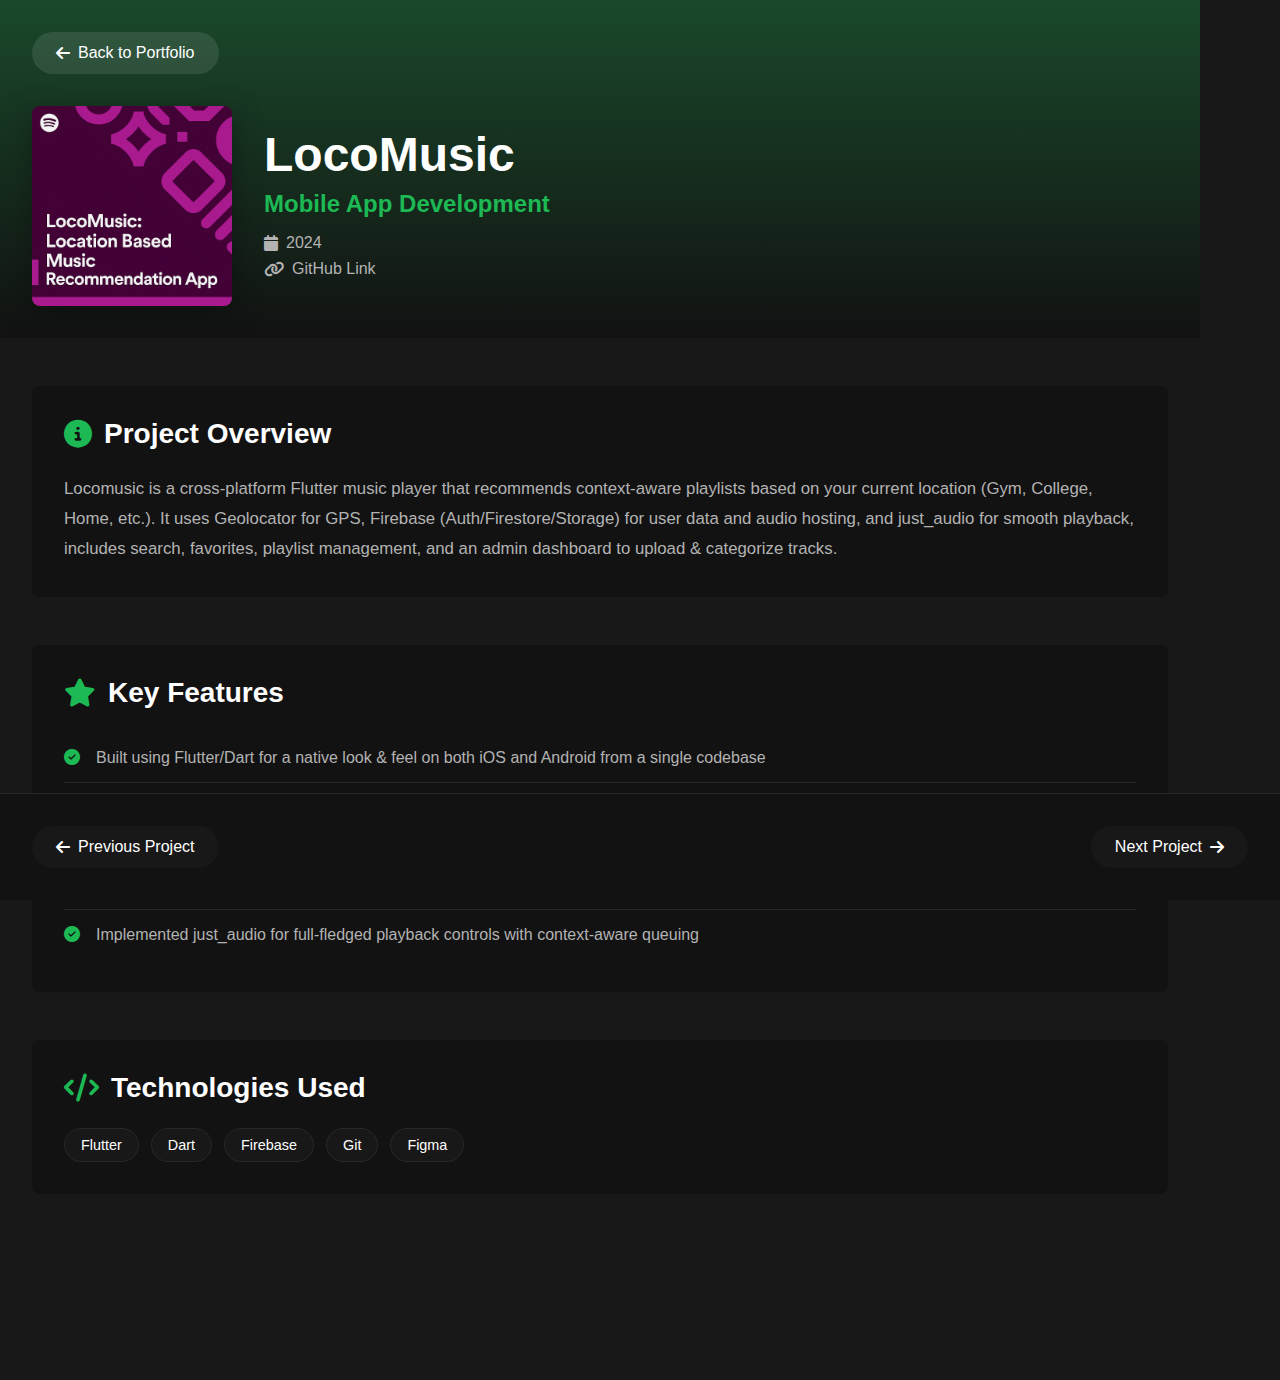
<file: project2.html>
<!DOCTYPE html>
<html lang="en">
<head>
  <meta charset="UTF-8"/>
  <meta name="viewport" content="width=device-width, initial-scale=1.0"/>
  <title>Project Two | Ayush Bora</title>
  <link rel="stylesheet" href="style.css"/>
  <link rel="stylesheet" href="https://cdnjs.cloudflare.com/ajax/libs/font-awesome/6.4.0/css/all.min.css"/>
  <link rel="icon" href="data:image/svg+xml,<svg xmlns='http://www.w3.org/2000/svg' viewBox='0 0 100 100'><text y='.9em' font-size='90'>🎵</text></svg>">
</head>
<body>
  <!-- Experience Detail Page (reusing same layout for projects) -->
  <div class="experience-page">
    <!-- Header with Back Button -->
    <header class="experience-header">
      <a href="index.html#projects" class="back-btn">
        <i class="fas fa-arrow-left"></i>
        Back to Portfolio
      </a>
      <div class="experience-header-content">
        <div class="experience-logo">
          <img src="/logos/P2.png" alt="Project Two">
        </div>
        <div class="experience-title-section">
          <h1>LocoMusic</h1>
          <p class="experience-role">Mobile App Development</p>
          <p class="experience-duration">
            <i class="fas fa-calendar"></i>
            2024
          </p>
          <p class="experience-location">
            <i class="fas fa-link"></i>
            <a href="https://github.com/Roxx23/LocoMusic.git" target="_blank" style="color: var(--text-light); text-decoration: none;">GitHub Link</a>
          </p>
        </div>
      </div>
    </header>

    <!-- Main Content -->
    <main class="experience-content">
      <!-- Overview Section -->
      <section class="experience-section">
        <h2><i class="fas fa-info-circle"></i> Project Overview</h2>
        <p>
          Locomusic is a cross-platform Flutter music player that recommends context-aware playlists based on your current location (Gym, College, Home, etc.). It uses Geolocator for GPS, Firebase (Auth/Firestore/Storage) for user data and audio hosting, and just_audio for smooth playback, includes search, favorites, playlist management, and an admin dashboard to upload & categorize tracks.
        </p>
      </section>

      <!-- Key Features -->
      <section class="experience-section">
        <h2><i class="fas fa-star"></i> Key Features</h2>
        <ul class="responsibilities-list">
          <li>
            <i class="fas fa-check-circle"></i>
            Built using Flutter/Dart for a native look & feel on both iOS and Android from a single codebase
          </li>
          <li>
            <i class="fas fa-check-circle"></i>
            Used GPS (Geolocator) to auto-detect or save custom spots (Gym, College, etc.) and serves curated playlists from Firebase
          </li>
          <li>
            <i class="fas fa-check-circle"></i>
            Leveraged Firebase Auth, Cloud Firestore (users, playlists, favorites, savedLocations) and Firebase Storage (audio files) for seamless data sync, security, and media hosting
          </li>
          <li>
            <i class="fas fa-check-circle"></i>
            Implemented just_audio for full-fledged playback controls with context-aware queuing
          </li>
        </ul>
      </section>

      <!-- Project Metrics -->
      
      <!-- Technologies Used -->
      <section class="experience-section">
        <h2><i class="fas fa-code"></i> Technologies Used</h2>
        <div class="tech-tags">
          <span class="tech-tag">Flutter</span>
          <span class="tech-tag">Dart</span>
          <span class="tech-tag">Firebase</span>
          <span class="tech-tag">Git</span>
          <span class="tech-tag">Figma</span>
          
        </div>
      </section>
    </main>

    <!-- Footer Navigation -->
    <footer class="experience-footer">
      <a href="project1.html" class="footer-nav-btn">
        <i class="fas fa-arrow-left"></i>
        Previous Project
      </a>
      <a href="project3.html" class="footer-nav-btn">
        Next Project
        <i class="fas fa-arrow-right"></i>
      </a>
    </footer>
  </div>

  <script src="script.js"></script>
  <script>
    document.addEventListener('DOMContentLoaded', () => {
      if (window.addToRecent) {
        window.addToRecent(
          'Project Two',
          'Project',
          '/logos/P2.png',
          'project2.html'
        );
      }
    });
  </script>
</body>
</html>
</file>
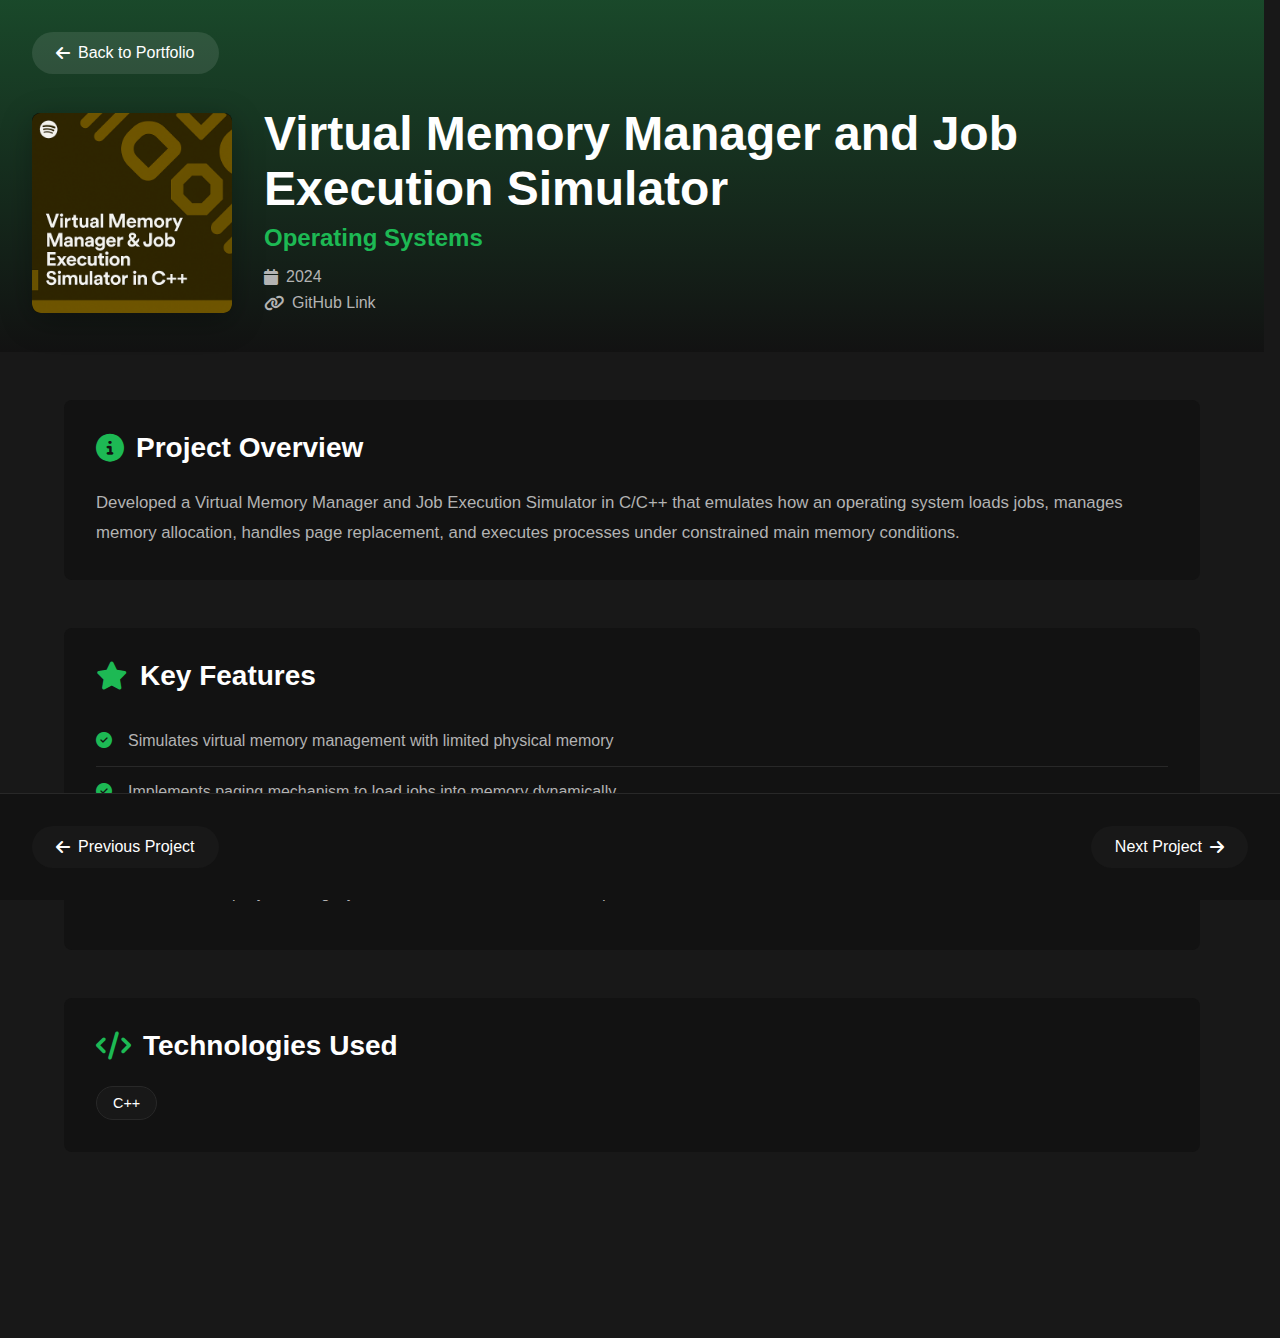
<file: project3.html>
<!DOCTYPE html>
<html lang="en">
<head>
  <meta charset="UTF-8"/>
  <meta name="viewport" content="width=device-width, initial-scale=1.0"/>
  <title>Project Two | Ayush Bora</title>
  <link rel="stylesheet" href="style.css"/>
  <link rel="stylesheet" href="https://cdnjs.cloudflare.com/ajax/libs/font-awesome/6.4.0/css/all.min.css"/>
  <link rel="icon" href="data:image/svg+xml,<svg xmlns='http://www.w3.org/2000/svg' viewBox='0 0 100 100'><text y='.9em' font-size='90'>🎵</text></svg>">
</head>
<body>
  <!-- Experience Detail Page (reusing same layout for projects) -->
  <div class="experience-page">
    <!-- Header with Back Button -->
    <header class="experience-header">
      <a href="index.html#projects" class="back-btn">
        <i class="fas fa-arrow-left"></i>
        Back to Portfolio
      </a>
      <div class="experience-header-content">
        <div class="experience-logo">
          <img src="/logos/P3.png" alt="Project five">
        </div>
        <div class="experience-title-section">
          <h1>Virtual Memory Manager and Job Execution Simulator</h1>
          <p class="experience-role">Operating Systems</p>
          <p class="experience-duration">
            <i class="fas fa-calendar"></i>
            2024
          </p>
          <p class="experience-location">
            <i class="fas fa-link"></i>
            <a href="https://github.com/Roxx23/Virtual-Memory-Manager-and-Job-Execution-Simulator.git" target="_blank" style="color: var(--text-light); text-decoration: none;">GitHub Link</a>
          </p>
        </div>
      </div>
    </header>

    <!-- Main Content -->
    <main class="experience-content">
      <!-- Overview Section -->
      <section class="experience-section">
        <h2><i class="fas fa-info-circle"></i> Project Overview</h2>
        <p>
        Developed a Virtual Memory Manager and Job Execution Simulator in C/C++ that emulates how an operating system loads jobs, manages memory allocation, handles page replacement, and executes processes under constrained main memory conditions.        </p>
      </section>

      <!-- Key Features -->
      <section class="experience-section">
        <h2><i class="fas fa-star"></i> Key Features</h2>
        <ul class="responsibilities-list">
          <li>
            <i class="fas fa-check-circle"></i>
            Simulates virtual memory management with limited physical memory
          </li>
          <li>
            <i class="fas fa-check-circle"></i>
            Implements paging mechanism to load jobs into memory dynamically
          </li>
          <li>
            <i class="fas fa-check-circle"></i>
            Handles page faults and performs page replacement when memory is full
          </li>
          <li>
            <i class="fas fa-check-circle"></i>
            Executes multiple jobs using a job control structure and execution queue
          </li>
        </ul>
      </section>
      
      <!-- Technologies Used -->
      <section class="experience-section">
        <h2><i class="fas fa-code"></i> Technologies Used</h2>
        <div class="tech-tags">
          <span class="tech-tag">C++</span>
        </div>
      </section>
    </main>

    <!-- Footer Navigation -->
    <footer class="experience-footer">
      <a href="project2.html" class="footer-nav-btn">
        <i class="fas fa-arrow-left"></i>
        Previous Project
      </a>
      <a href="project4.html" class="footer-nav-btn">
        Next Project
        <i class="fas fa-arrow-right"></i>
      </a>
    </footer>
  </div>

  <script src="script.js"></script>
  <script>
    document.addEventListener('DOMContentLoaded', () => {
      if (window.addToRecent) {
        window.addToRecent(
          'Project Five',
          'Project',
          '/logos/P3.png',
          'project3.html'
        );
      }
    });
  </script>
</body>
</html>
</file>
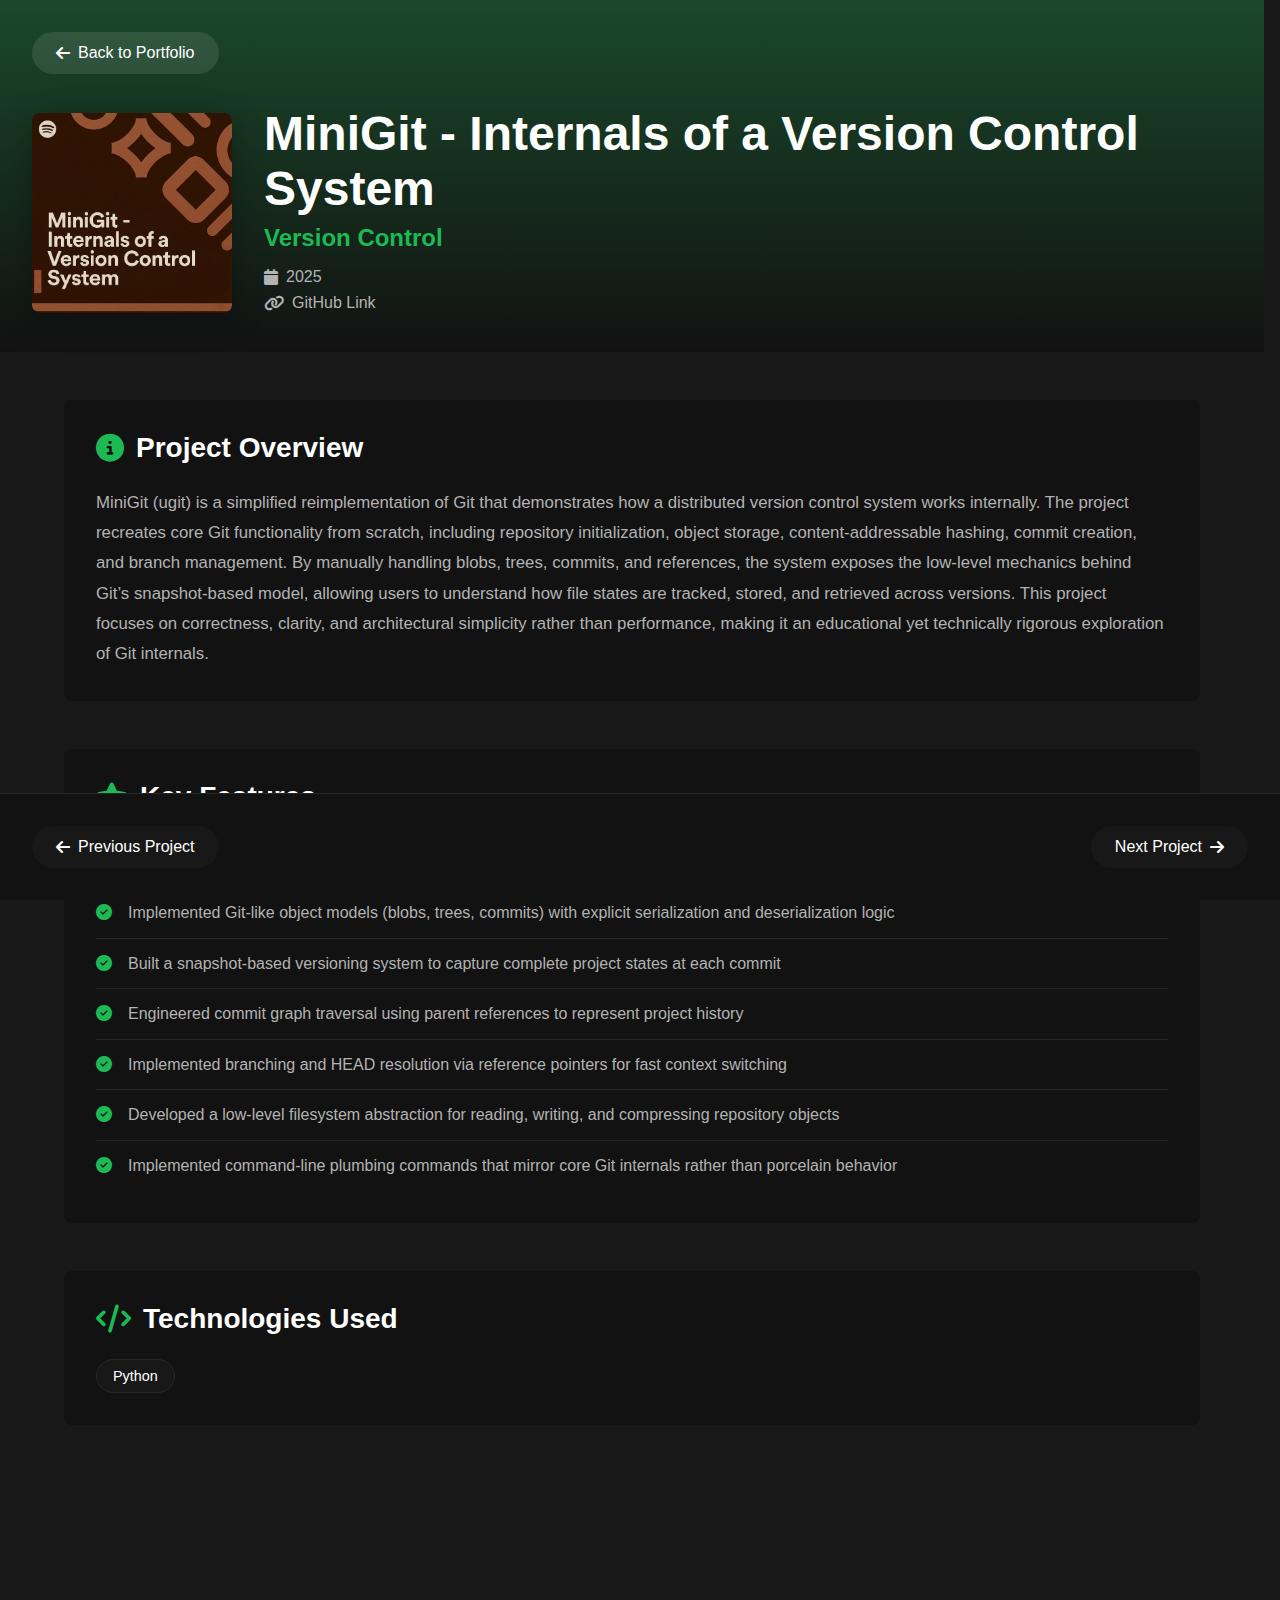
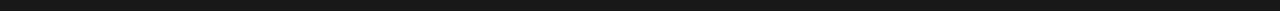
<file: project4.html>
<!DOCTYPE html>
<html lang="en">
<head>
  <meta charset="UTF-8"/>
  <meta name="viewport" content="width=device-width, initial-scale=1.0"/>
  <title>Project Four | Ayush Bora</title>
  <link rel="stylesheet" href="style.css"/>
  <link rel="stylesheet" href="https://cdnjs.cloudflare.com/ajax/libs/font-awesome/6.4.0/css/all.min.css"/>
  <link rel="icon" href="data:image/svg+xml,<svg xmlns='http://www.w3.org/2000/svg' viewBox='0 0 100 100'><text y='.9em' font-size='90'>🎵</text></svg>">
</head>
<body>
  <!-- Experience Detail Page (reusing same layout for projects) -->
  <div class="experience-page">
    <!-- Header with Back Button -->
    <header class="experience-header">
      <a href="index.html#projects" class="back-btn">
        <i class="fas fa-arrow-left"></i>
        Back to Portfolio
      </a>
      <div class="experience-header-content">
        <div class="experience-logo">
          <img src="/logos/minigit.png" alt="Project Four">
        </div>
        <div class="experience-title-section">
          <h1>MiniGit - Internals of a Version Control System</h1>
          <p class="experience-role">Version Control</p>
          <p class="experience-duration">
            <i class="fas fa-calendar"></i>
            2025
          </p>
          <p class="experience-location">
            <i class="fas fa-link"></i>
            <a href="https://github.com/Roxx23/ugit.git" target="_blank" style="color: var(--text-light); text-decoration: none;">GitHub Link</a>
          </p>
        </div>
      </div>
    </header>

    <!-- Main Content -->
    <main class="experience-content">
      <!-- Overview Section -->
      <section class="experience-section">
        <h2><i class="fas fa-info-circle"></i> Project Overview</h2>
        <p>
        MiniGit (ugit) is a simplified reimplementation of Git that demonstrates how a distributed version control system works internally. The project recreates core Git functionality from scratch, including repository initialization, object storage, content-addressable hashing, commit creation, and branch management. By manually handling blobs, trees, commits, and references, the system exposes the low-level mechanics behind Git’s snapshot-based model, allowing users to understand how file states are tracked, stored, and retrieved across versions. This project focuses on correctness, clarity, and architectural simplicity rather than performance, making it an educational yet technically rigorous exploration of Git internals. </p>
      </section>

      <!-- Key Features -->
      <section class="experience-section">
        <h2><i class="fas fa-star"></i> Key Features</h2>
        <ul class="responsibilities-list">
          <li>
            <i class="fas fa-check-circle"></i>
            Designed a content-addressable storage layer using SHA-based hashing to uniquely identify and persist file objects
          </li>
          <li>
            <i class="fas fa-check-circle"></i>
            Implemented Git-like object models (blobs, trees, commits) with explicit serialization and deserialization logic
          </li>
          <li>
            <i class="fas fa-check-circle"></i>
            Built a snapshot-based versioning system to capture complete project states at each commit
          </li>
          <li>
            <i class="fas fa-check-circle"></i>
            Engineered commit graph traversal using parent references to represent project history
          </li>
          <li>
            <i class="fas fa-check-circle"></i>
            Implemented branching and HEAD resolution via reference pointers for fast context switching
          </li>
          <li>
            <i class="fas fa-check-circle"></i>
            Developed a low-level filesystem abstraction for reading, writing, and compressing repository objects
          </li>
          <li>
            <i class="fas fa-check-circle"></i>
            Implemented command-line plumbing commands that mirror core Git internals rather than porcelain behavior
          </li>
        </ul>
      </section>
      
      <!-- Technologies Used -->
      <section class="experience-section">
        <h2><i class="fas fa-code"></i> Technologies Used</h2>
        <div class="tech-tags">
          <span class="tech-tag">Python</span>
        </div>
      </section>
    </main>

    <!-- Footer Navigation -->
    <footer class="experience-footer">
      <a href="project3.html" class="footer-nav-btn">
        <i class="fas fa-arrow-left"></i>
        Previous Project
      </a>
      <a href="project5.html" class="footer-nav-btn">
        Next Project
        <i class="fas fa-arrow-right"></i>
      </a>
    </footer>
  </div>

  <script src="script.js"></script>
  <script>
    document.addEventListener('DOMContentLoaded', () => {
      if (window.addToRecent) {
        window.addToRecent(
          'Project Four',
          'Project',
          '/logos/minigit.png',
          'project4.html'
        );
      }
    });
  </script>
</body>
</html>
</file>
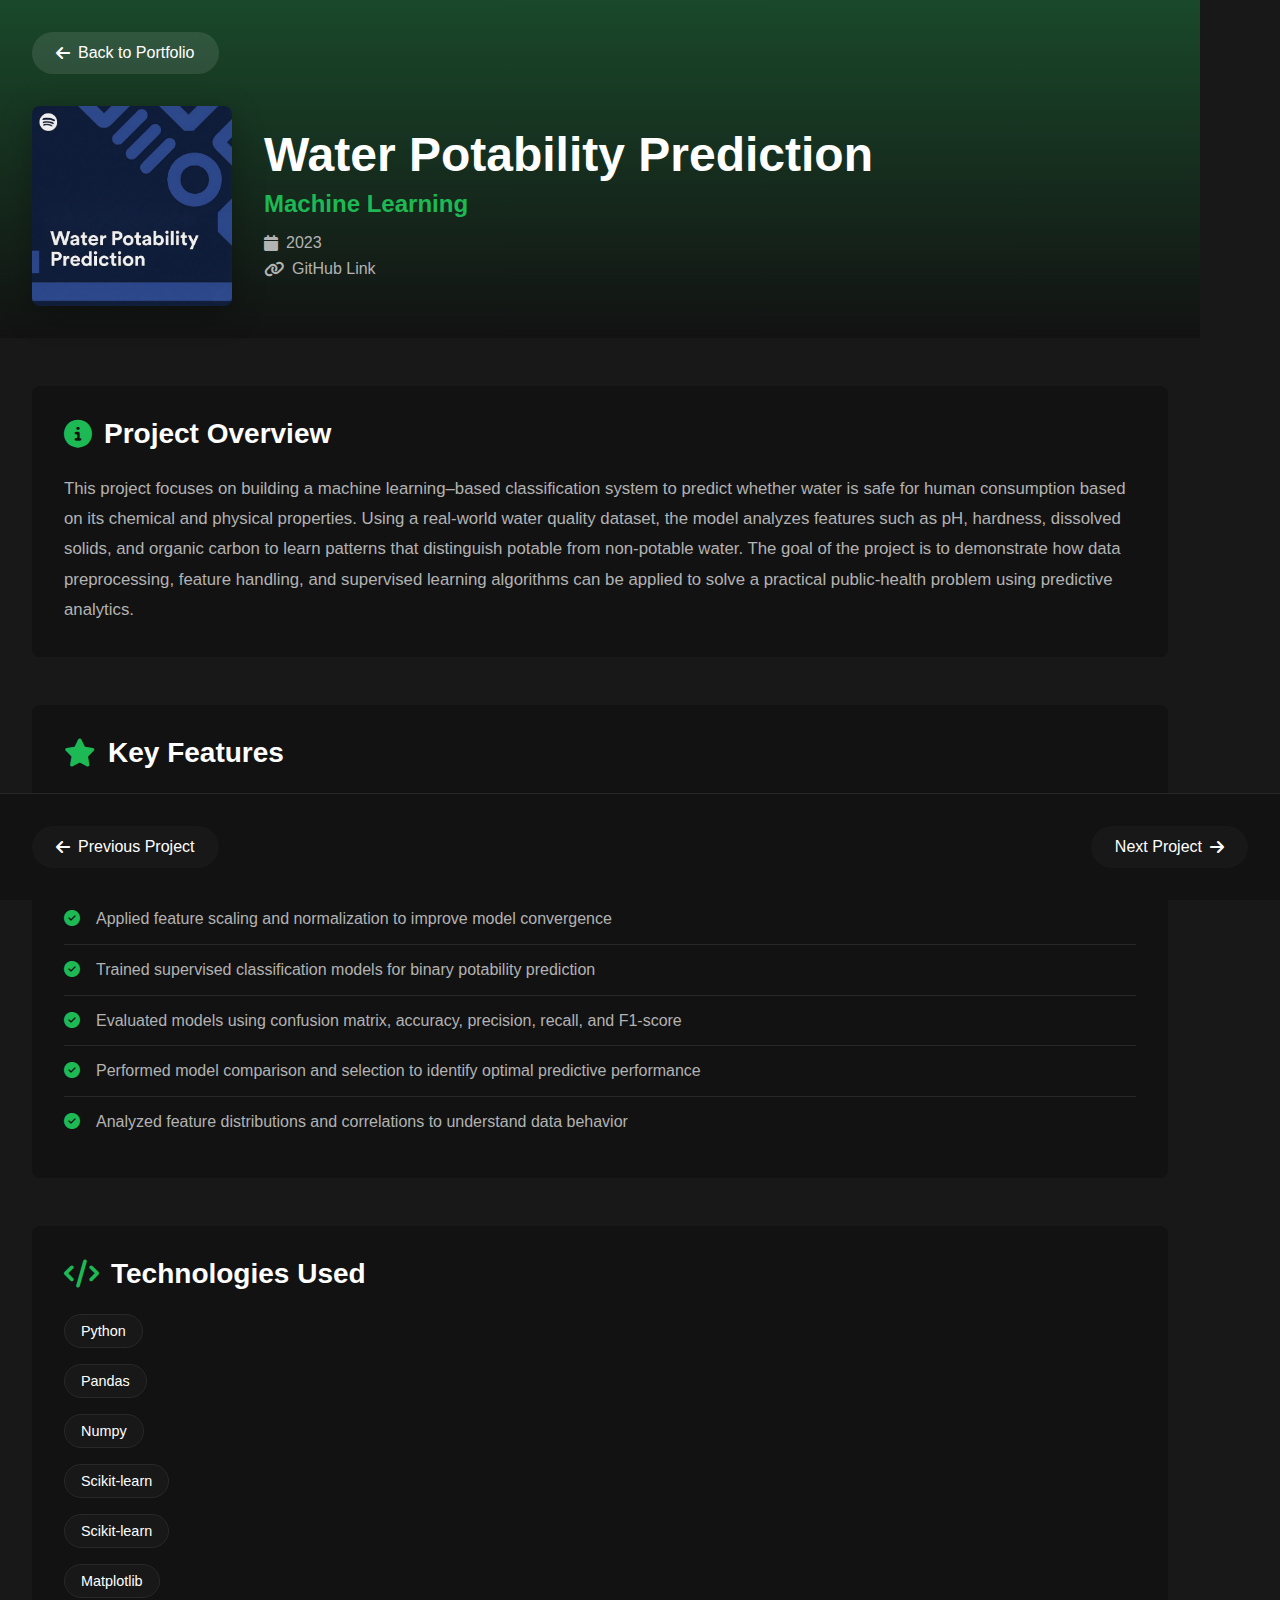
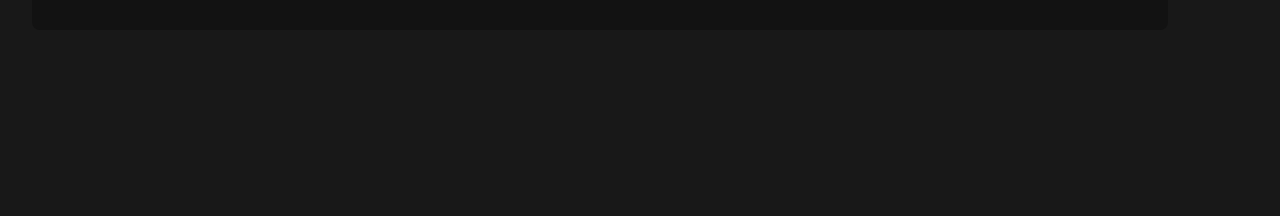
<file: project5.html>
<!DOCTYPE html>
<html lang="en">
<head>
  <meta charset="UTF-8"/>
  <meta name="viewport" content="width=device-width, initial-scale=1.0"/>
  <title>Project Five | Ayush Bora</title>
  <link rel="stylesheet" href="style.css"/>
  <link rel="stylesheet" href="https://cdnjs.cloudflare.com/ajax/libs/font-awesome/6.4.0/css/all.min.css"/>
  <link rel="icon" href="data:image/svg+xml,<svg xmlns='http://www.w3.org/2000/svg' viewBox='0 0 100 100'><text y='.9em' font-size='90'>🎵</text></svg>">
</head>
<body>
  <!-- Experience Detail Page (reusing same layout for projects) -->
  <div class="experience-page">
    <!-- Header with Back Button -->
    <header class="experience-header">
      <a href="index.html#projects" class="back-btn">
        <i class="fas fa-arrow-left"></i>
        Back to Portfolio
      </a>
      <div class="experience-header-content">
        <div class="experience-logo">
          <img src="/logos/water_potability.png" alt="Project Three">
        </div>
        <div class="experience-title-section">
          <h1>Water Potability Prediction</h1>
          <p class="experience-role">Machine Learning</p>
          <p class="experience-duration">
            <i class="fas fa-calendar"></i>
            2023
          </p>
          <p class="experience-location">
            <i class="fas fa-link"></i>
            <a href="https://github.com/Roxx23/Water-Potability-Prediction.git" target="_blank" style="color: var(--text-light); text-decoration: none;">GitHub Link</a>
          </p>
        </div>
      </div>
    </header>

    <!-- Main Content -->
    <main class="experience-content">
      <!-- Overview Section -->
      <section class="experience-section">
        <h2><i class="fas fa-info-circle"></i> Project Overview</h2>
        <p>
        This project focuses on building a machine learning–based classification system to predict whether water is safe for human consumption based on its chemical and physical properties. Using a real-world water quality dataset, the model analyzes features such as pH, hardness, dissolved solids, and organic carbon to learn patterns that distinguish potable from non-potable water. The goal of the project is to demonstrate how data preprocessing, feature handling, and supervised learning algorithms can be applied to solve a practical public-health problem using predictive analytics. </p>
      </section>

      <!-- Key Features -->
      <section class="experience-section">
        <h2><i class="fas fa-star"></i> Key Features</h2>
        <ul class="responsibilities-list">
          <li>
            <i class="fas fa-check-circle"></i>
            Implemented a full ML pipeline including data ingestion, preprocessing, training, and evaluation
          </li>
          <li>
            <i class="fas fa-check-circle"></i>
            Handled missing values using statistical imputation techniques
          <li>
            <i class="fas fa-check-circle"></i>
            Applied feature scaling and normalization to improve model convergence
          </li>
          <li>
            <i class="fas fa-check-circle"></i>
            Trained supervised classification models for binary potability prediction
          </li>
          <li>
            <i class="fas fa-check-circle"></i>
            Evaluated models using confusion matrix, accuracy, precision, recall, and F1-score
          </li>
          <li>
            <i class="fas fa-check-circle"></i>
            Performed model comparison and selection to identify optimal predictive performance
          </li>
          <li>
            <i class="fas fa-check-circle"></i>
            Analyzed feature distributions and correlations to understand data behavior
          </li>
        </ul>
      </section>
      
      <!-- Technologies Used -->
      <section class="experience-section">
        <h2><i class="fas fa-code"></i> Technologies Used</h2>
        <div class="tech-tags">
          <span class="tech-tag">Python</span>
        </div>
        <div class="tech-tags">
          <span class="tech-tag">Pandas</span>
        </div>
        <div class="tech-tags">
          <span class="tech-tag">Numpy</span>
        </div>
        <div class="tech-tags">
          <span class="tech-tag">Scikit-learn</span>
        </div>
        <div class="tech-tags">
          <span class="tech-tag">Scikit-learn</span>
        </div>
        <div class="tech-tags">
          <span class="tech-tag">Matplotlib</span>
        </div>
      </section>
    </main>

    <!-- Footer Navigation -->
    <footer class="experience-footer">
      <a href="project4.html" class="footer-nav-btn">
        <i class="fas fa-arrow-left"></i>
        Previous Project
      </a>
      <a href="project1.html" class="footer-nav-btn">
        Next Project
        <i class="fas fa-arrow-right"></i>
      </a>
    </footer>
  </div>

  <script src="script.js"></script>
  <script>
    document.addEventListener('DOMContentLoaded', () => {
      if (window.addToRecent) {
        window.addToRecent(
          'Project Three',
          'Project',
          '/logos/water_potability.png',
          'project5.html'
        );
      }
    });
  </script>
</body>
</html>
</file>
<file: style.css>
/* style.css */
h1, h2, h3, .section-title {
  font-family: 'Montserrat', sans-serif;
  font-weight: 800;
}

/* — Loading Screen (Spotify-style) — */
.loading-screen {
  position: fixed;
  top: 0;
  left: 0;
  width: 100%;
  height: 100%;
  background: var(--bg-dark);
  display: flex;
  align-items: center;
  justify-content: center;
  z-index: 9999;
  transition: opacity 0.5s ease, visibility 0.5s ease;
}

.loading-screen.hidden {
  opacity: 0;
  visibility: hidden;
}

.loading-content {
  text-align: center;
}

.loading-logo {
  font-size: 4rem;
  color: var(--accent);
  margin-bottom: 2rem;
  animation: pulse-logo 2s ease-in-out infinite;
}

@keyframes pulse-logo {
  0%, 100% {
    transform: scale(1);
    opacity: 1;
  }
  50% {
    transform: scale(1.1);
    opacity: 0.8;
  }
}

.loading-bars {
  display: flex;
  gap: 0.5rem;
  justify-content: center;
  align-items: flex-end;
  height: 50px;
  margin-bottom: 1rem;
}

.bar {
  width: 6px;
  background: var(--accent);
  border-radius: 3px;
  animation: bar-dance 1s ease-in-out infinite;
}

.bar:nth-child(1) {
  animation-delay: 0s;
}

.bar:nth-child(2) {
  animation-delay: 0.1s;
}

.bar:nth-child(3) {
  animation-delay: 0.2s;
}

.bar:nth-child(4) {
  animation-delay: 0.3s;
}

@keyframes bar-dance {
  0%, 100% {
    height: 10px;
  }
  50% {
    height: 40px;
  }
}

.loading-text {
  color: var(--text-light);
  font-size: 0.9rem;
  letter-spacing: 0.05em;
}

:root {
  --bg-dark: #121212;
  --bg-secondary: #181818;
  --text-light: #b3b3b3;
  --text-white: #fff;
  --accent: #1DB954;
  --transition: 0.3s ease;
  --sidebar-width: 240px;
  --tile-width: 180px;
}

* {
  margin: 0;
  padding: 0;
  box-sizing: border-box;
}

body {
  display: flex;
  min-height: 100vh;
  font-family: sans-serif;
  background: var(--bg-secondary);
  color: var(--text-light);
}

.sidebar {
  width: var(--sidebar-width);
  background: var(--bg-dark);
  display: flex;
  flex-direction: column;
  justify-content: space-between;
  position: fixed;
  top: 0; left: 0; bottom: 0;
  padding: 1rem 0;
  z-index: 100;
}

.position {
  color: var(--text-light);
  font-size: 0.9rem;
  font-weight: 400;
  text-align: center;
  margin-top: 0.25rem;
}

/* Hero Banner */
/* —— Hero “playlist” banner —— */
.hero-playlist {
  display: flex;
  align-items: flex-end;
  gap: 2rem;
  padding: 2rem;
  border-radius: 8px;
  /* exact gradient from your screenshot */
  background: linear-gradient(
    135deg,
    #450af5 0%,
    #7240f8 50%,
    #b0ffd4 100%
  );
  color: var(--text-white);
  margin-bottom: 2rem;
}

/* Left image square */
.playlist-art img {
  width: 200px;
  height: 200px;
  object-fit: cover;
  border-radius: 8px;
}

/* Right text block */
.playlist-info {
  display: flex;
  flex-direction: column;
  gap: 0.5rem;
}
.playlist-info .type {
  font-size: 0.9rem;
  text-transform: uppercase;
  letter-spacing: 0.05em;
  color: var(--text-light);
}
.playlist-info h1 {
  font-size: 4rem;
  line-height: 1;
  margin: 0;
}
.playlist-info .role {
  font-size: 1rem;
  color: var(--text-light);
  margin-bottom: 1rem;
}

/* Download button */
.resume-btn {
  align-self: flex-start;
  background: var(--accent);
  color: var(--text-white);
  padding: 0.75rem 1.5rem;
  border-radius: 999px;
  text-decoration: none;
  font-weight: 500;
  transition: background var(--transition);
}
.resume-btn:hover {
  background: #1ed760;
}

/* Responsive: stack on small screens */
@media (max-width: 768px) {
  .hero-playlist {
    flex-direction: column;
    align-items: center;
    text-align: center;
    padding: 1.5rem 1rem;
  }
  .playlist-art img {
    width: 150px;
    height: 150px;
  }
  .playlist-info h1 {
    font-size: 2.5rem;
  }
  .playlist-info .role {
    margin-bottom: 0.75rem;
  }
}

@media (max-width: 480px) {
  .hero-playlist {
    padding: 1rem;
  }
  .playlist-art img {
    width: 120px;
    height: 120px;
  }
  .playlist-info h1 {
    font-size: 2rem;
  }
  .playlist-info .type {
    font-size: 0.8rem;
  }
}


/* — Spotify-style Projects Carousel — */
.section-title {
  color: var(--text-white);
  font-size: 1.5rem;
  text-transform: capitalize;
  letter-spacing: 0.05em;
  margin-bottom: 1rem;
}

/* snap-scroll container */
/* container */
.carousel {
  display: flex;
  flex-wrap: nowrap;      /* never wrap to next line */
  overflow-x: auto;       /* enable horizontal scroll */
  gap: 1rem;
  scroll-snap-type: x mandatory;
  padding-bottom: 1rem;
  /* ensure it can actually overflow its parent: */
  min-width: 0;
  align-items: stretch;   /* all cards same height */
}

/* each card (or card-link wrapper) */
.carousel > .card-link,
.carousel > .card {
  flex: 0 0 var(--tile-width);       /* fixed 180px width */
  min-width: var(--tile-width);      /* prevent shrinking */
  max-width: var(--tile-width);      /* prevent growing */
  scroll-snap-align: start;
  display: flex;
  flex-direction: column;
}


/* hide scrollbar */
.carousel::-webkit-scrollbar {
  display: none;
}
.carousel {
  -ms-overflow-style: none;     /* IE/Edge */
  scrollbar-width: none;        /* Firefox */
}

/* each “album” card */
.card {
  flex: 1;
  display: flex;
  flex-direction: column;
  height: 100%;
  scroll-snap-align: start;
  /* your other card styles (background, border-radius, etc.) */
}

.card-link {
  text-decoration: none;
}

.card-image {
  position: relative;
  border-radius: 4px;
  overflow: hidden;
}

.card-image img {
  display: block;
  width: 100%;
  height: 180px;
  object-fit: cover;
  transition: transform var(--transition);
}

.card-image:hover img {
  transform: scale(1.05);
}

/* dark overlay + play icon */
.overlay {
  position: absolute;
  bottom: 12px;           /* pull it in from the bottom edge */
  right: 12px;            /* pull it in from the right edge */
  width: 48px;            /* larger diameter */
  height: 48px;
  background: var(--accent);
  border-radius: 50%;
  box-shadow: 0 4px 8px rgba(0, 0, 0, 0.5);
  display: flex;
  align-items: center;
  justify-content: center;

  opacity: 0;
  transition: opacity 0.3s ease;
}

.card-image:hover .overlay {
  opacity: 1;
}

.card-image .overlay i.fas.fa-play,
.card-image .overlay i.fas.fa-play-circle {
  font-size: 20px;
  color: #000 !important;
}
/* project title */
.card-title {
  color: var(--text-white);
  font-size: 0.95rem;
  margin-top: 0.5rem;
  white-space: nowrap;
  text-overflow: ellipsis;
  overflow: hidden;
}

/* --- Project detail page --- */
.project-page {
  background: var(--bg-secondary);
  color: var(--text-light);
  padding-bottom: 100px; /* space for footer */
}

/* Header with image + title */
.project-header {
  display: flex;
  align-items: center;
  background: var(--bg-dark);
  padding: 1.5rem;
  gap: 1rem;
}
.project-header img {
  width: 80px; height: 80px;
  border-radius: 8px;
  object-fit: cover;
}
.project-meta h1 {
  color: var(--text-white);
  margin-bottom: 0.25rem;
}
.project-meta p {
  font-size: 0.9rem;
  color: var(--text-light);
}

/* Scrollable description */
.project-description {
  max-width: 800px;
  margin: 2rem auto;
  line-height: 1.6;
}

/* Fixed footer bar */
/* —— Footer layout —— */
.project-footer {
  position: fixed;
  bottom: 0; left: 0; right: 0;
  background: var(--bg-secondary);
  border-top: 1px solid #282828;
  display: flex;
  align-items: center;
  justify-content: space-between;
  padding: 0.5rem 1rem;
  gap: 1rem;
  font-family: sans-serif;
}

/* common flex container */
.footer-section {
  display: flex;
  align-items: center;
  gap: 0.5rem;
}

/* distribution */
.footer-left  { flex: 1; }
.footer-center{ flex: 1; justify-content: center; }
.footer-right { flex: 2; }

/* — left side — */
.cover-art {
  width: 40px; height: 40px;
  border-radius: 4px;
  object-fit: cover;
}
.track-meta {
  display: flex; flex-direction: column;
  overflow: hidden;
}
.track-title {
  color: var(--text-white);
  font-size: 0.9rem;
  white-space: nowrap;
  text-overflow: ellipsis;
}
.track-subtitle {
  color: var(--text-light);
  font-size: 0.75rem;
}
.like-btn i {
  color: var(--accent);
  font-size: 1.1rem;
}

/* — center controls — */
.icon-button {
  background: none;
  border: none;
  color: var(--text-light);
  cursor: pointer;
  transition: color var(--transition);
  padding: 0.25rem;
}
.icon-button:hover {
  color: var(--text-white);
}
.play-btn {
  font-size: 1.75rem;    /* larger play button */
}
.shuffle-btn i, .queue-btn i {
  font-size: 1rem;
}

/* — right side — */
#current-time, #total-time {
  color: var(--text-light);
  font-size: 0.75rem;
  width: 2.5rem;
  text-align: center;
}

/* Responsive project footer */
@media (max-width: 768px) {
  .project-footer {
    flex-direction: column;
    padding: 0.75rem 0.5rem;
    gap: 0.5rem;
  }
  .footer-left, .footer-center, .footer-right {
    width: 100%;
    justify-content: center;
  }
  .footer-center {
    order: -1;
  }
}

/* —— Spotify-style slider —— */
#progress {
  -webkit-appearance: none;
  appearance: none;
  width: calc(100% - 5.5rem);  /* leave space for the time labels */
  height: 4px;
  border-radius: 2px;
  background: #404040;
  outline: none;
  cursor: pointer;
}
#progress::-webkit-slider-thumb {
  -webkit-appearance: none;
  height: 12px; width: 12px;
  border-radius: 50%;
  background: var(--accent);
  margin-top: -4px;
  opacity: 0;
  transition: opacity var(--transition);
}
#progress:hover::-webkit-slider-thumb {
  opacity: 1;
}
#progress::-moz-range-track {
  background: #404040;
  height: 4px;
  border-radius: 2px;
}
#progress::-moz-range-thumb {
  height: 12px; width: 12px;
  border-radius: 50%;
  background: var(--accent);
  border: none;
  opacity: 0;
  transition: opacity var(--transition);
}
#progress:hover::-moz-range-thumb {
  opacity: 1;
}
/* Edge / IE */
#progress::-ms-track {
  background: transparent; border-color: transparent; color: transparent;
}
#progress::-ms-fill-lower {
  background: var(--accent); border-radius: 2px;
}
#progress::-ms-fill-upper {
  background: #404040; border-radius: 2px;
}

/* Close “×” button */
.close-btn {
  position: fixed;
  top: 1rem;
  right: 1rem;
  background: none;
  border: none;
  color: var(--text-light);
  font-size: 1.25rem;
  cursor: pointer;
  z-index: 1000;
  transition: color var(--transition);
}
.close-btn:hover {
  color: var(--text-white);
}

/* 2-column wrapper */
.project-main {
  display: flex;
  align-items: flex-start;
}

/* left sidebar: fixed in viewport */
.project-sidebar {
  position: fixed;
  top: 4rem;                /* adjust if your close-btn or header bar is taller */
  left: 1rem;               /* match your page padding */
  width: 260px;             /* adjust to fit your image + text */
}

/* ensure header inside the sidebar has its original styling */
.project-sidebar .project-header {
  background: var(--bg-dark);
  padding: 1.5rem;
  border-radius: 4px;
}

/* right panel: give room for sidebar */
.project-body {
  margin-left: 280px;       /* sidebar width + a little gap */
  padding: 2rem 1rem 0;
}

/* description stays the same, it will scroll under the fixed sidebar */
.project-description {
  max-width: 800px;
  line-height: 1.6;
}

/* make sure footer still spans full width */
.project-footer {
  left: 0;
  right: 0;
}

/* Responsive project layout */
@media (max-width: 768px) {
  .project-sidebar {
    position: relative;
    top: 0;
    left: 0;
    width: 100%;
    margin-bottom: 1rem;
  }
  .project-body {
    margin-left: 0;
    padding: 1rem;
  }
  .project-main {
    flex-direction: column;
  }
}


.logo {
  text-align: center;
  padding-bottom: 1rem;
}

.logo .profile-pic {
  width: 80px;              /* adjust size as needed */
  height: 80px;             /* keep equal width/height */
  border-radius: 50%;       /* makes it circular */
  object-fit: cover;        /* crops to fill without distortion */
  display: block;           
  margin: 0 auto 0.5rem;    /* center and add space below */
}


.logo h1 {
  font-size: 1.2rem;
  color: var(--text-white);
}

.menu ul {
  list-style: none;
}

.menu li + li {
  margin-top: 0.5rem;
}

.menu a {
  display: flex;
  align-items: center;
  text-decoration: none;
  color: var(--text-light);
  padding: 0.75rem 1rem;
  border-radius: 4px;
  transition: background var(--transition), color var(--transition);
}

.menu a i {
  width: 24px;
  text-align: center;
  margin-right: 0.75rem;
}

.menu a:hover,
.menu a.active {
  background: var(--accent);
  color: var(--text-white);
}

.social {
  display: flex;
  justify-content: center;
  gap: 1rem;
  padding-top: 1rem;
}

.social-link {
  color: var(--text-light);
  font-size: 1.25rem;
  transition: color var(--transition);
}

.social-link:hover {
  color: var(--text-white);
}

.content {
  margin-left: var(--sidebar-width);
  flex: 1;
  padding: 2rem;
  min-width: 0;           /* allow children to scroll */
}


/* Responsive: collapse sidebar on small screens */
@media (max-width: 768px) {
  .sidebar {
    position: fixed;
    top: auto;
    bottom: 0;
    left: 0;
    right: 0;
    width: 100%;
    height: auto;
    flex-direction: row;
    justify-content: center;
    padding: 0.5rem;
    z-index: 999;
    border-top: 1px solid #282828;
  }
  .logo {
    display: none;
  }
  .menu {
    flex: 1;
  }
  .menu ul {
    display: flex;
    justify-content: space-around;
    overflow-x: auto;
    gap: 0.5rem;
  }
  .menu li {
    margin: 0;
  }
  .menu a {
    padding: 0.5rem;
    font-size: 0.75rem;
    flex-direction: column;
    gap: 0.25rem;
    white-space: nowrap;
  }
  .menu a i {
    margin-right: 0;
    font-size: 1.2rem;
  }
  .menu a span {
    font-size: 0.65rem;
  }
  .social {
    display: none;
  }
  .content {
    margin-left: 0;
    margin-bottom: 70px;
    padding: 1rem;
  }
}

@media (max-width: 480px) {
  .menu a {
    padding: 0.4rem 0.3rem;
  }
  .menu a span {
    display: none;
  }
  .content {
    padding: 0.75rem;
  }
}

/* —— Skills Grid —— */
.skills-section {
  margin-bottom: 2rem;
}
.skills-section .section-title {
  color: var(--text-white);
  font-size: 1.5rem;
  text-transform: uppercase;
  letter-spacing: 0.05em;
  margin-bottom: 1rem;
}

/* —— Skills Grid: 4 cards per row, horizontal layout —— */
.skills-grid {
  display: grid;
  width: 100%;
  grid-template-columns: repeat(4, 1fr);
  gap: 1rem;
  margin-bottom: 2rem;
}

@media (max-width: 1024px) {
  .skills-grid {
    grid-template-columns: repeat(3, 1fr);
  }
}

@media (max-width: 768px) {
  .skills-grid {
    grid-template-columns: repeat(2, 1fr);
  }
}

@media (max-width: 480px) {
  .skills-grid {
    grid-template-columns: 1fr;
  }
}


/* —— Skill Card: Horizontal layout (logo left, name right) —— */
.skill-card {
  display: flex;
  flex-direction: row;
  align-items: stretch;
  justify-content: flex-start;
  height: 60px;
  width: 100%;
  background: #2a2a2a;
  border-radius: 8px;
  padding: 0;
  box-shadow: 0 2px 4px rgba(0,0,0,0.5);
  transition: background var(--transition), transform var(--transition);
  overflow: hidden;
}

.skill-card:hover {
  background: #383838;
  transform: translateY(-4px);
}

/* —— Logo on Left —— */
.skill-card img {
  width: 35%;
  height: 100%;
  object-fit: cover;
  margin-right: 0;
  flex-shrink: 0;
  border-radius: 8px 0 0 8px;
}

/* —— Skill Name —— */
.skill-name {
  color: var(--text-white);
  font-size: 0.9rem;
  font-weight: 500;
  flex: 1;
  white-space: nowrap;
  overflow: hidden;
  text-overflow: ellipsis;
  display: flex;
  align-items: center;
  padding-left: 1rem;
}

@media (max-width: 480px) {
  .skill-name {
    font-size: 0.9rem;
  }
}

/* Card subtitle responsive */
.card-subtitle {
  font-size: 0.8rem;
  color: var(--text-light);
}

@media (max-width: 768px) {
  .section-title {
    font-size: 1.25rem;
  }
  .card-title {
    font-size: 0.85rem;
  }
  .card-subtitle {
    font-size: 0.7rem;
  }
}

@media (max-width: 480px) {
  .section-title {
    font-size: 1.1rem;
  }
}

/* — About Me Section — */
.about-content {
  background: var(--bg-dark);
  padding: 2rem;
  border-radius: 8px;
  margin-bottom: 2rem;
}

.about-text {
  color: var(--text-light);
  font-size: 1.1rem;
  line-height: 1.8;
  max-width: 800px;
  margin: 0 auto 2rem;
  text-align: center;
}

/* — Quick Stats — */
.quick-stats {
  display: grid;
  grid-template-columns: repeat(2, 1fr);
  gap: 2rem;
  margin-top: 2rem;
  padding-top: 2rem;
  border-top: 1px solid #282828;
  max-width: 600px;
  margin-left: auto;
  margin-right: auto;
}

.stat-item {
  text-align: center;
}

.stat-number {
  color: var(--accent);
  font-size: 2.5rem;
  font-weight: 800;
  font-family: 'Montserrat', sans-serif;
  margin-bottom: 0.5rem;
}

.stat-label {
  color: var(--text-light);
  font-size: 0.85rem;
  text-transform: uppercase;
  letter-spacing: 0.05em;
}

@media (max-width: 768px) {
  .quick-stats {
    grid-template-columns: repeat(2, 1fr);
    gap: 1.5rem;
  }
  
  .stat-number {
    font-size: 2rem;
  }
}

@media (max-width: 480px) {
  .quick-stats {
    grid-template-columns: 1fr;
    gap: 1rem;
  }
}

/* — Education Section — */
.education-cards {
  display: flex;
  gap: 1.5rem;
  flex-wrap: wrap;
  margin-bottom: 2rem;
}

.edu-card {
  background: var(--bg-dark);
  padding: 1.5rem;
  border-radius: 8px;
  display: flex;
  align-items: center;
  gap: 1.5rem;
  flex: 1;
  min-width: 300px;
  transition: transform var(--transition), background var(--transition);
}

.edu-card:hover {
  background: #202020;
  transform: translateY(-4px);
}

.edu-icon {
  width: 60px;
  height: 60px;
  background: var(--accent);
  border-radius: 50%;
  display: flex;
  align-items: center;
  justify-content: center;
  font-size: 1.5rem;
  color: var(--bg-dark);
}

.edu-details h4 {
  color: var(--text-white);
  font-size: 1.25rem;
  margin-bottom: 0.5rem;
}

.edu-degree {
  color: var(--text-light);
  font-size: 0.95rem;
  margin-bottom: 0.25rem;
}

.edu-year {
  color: var(--accent);
  font-size: 0.9rem;
  font-weight: 500;
}

/* — Certification Card Images — */
.cert-image {
  background-color: #181818;
  display: flex;
  align-items: center;
  justify-content: center;
  position: relative;
  overflow: hidden;
}

.cert-image img {
  max-width: 80%;
  max-height: 80%;
  object-fit: contain;
}

.cert-icon {
  font-size: 4rem;
  color: rgba(0, 0, 0, 0.3);
}

/* — Contact Section — */
.contact-container {
  display: grid;
  grid-template-columns: 1fr 1fr;
  gap: 3rem;
  margin-bottom: 3rem;
}

.contact-heading {
  color: var(--text-white);
  font-size: 2.5rem;
  margin-bottom: 0.5rem;
}

.contact-subtext {
  color: var(--text-light);
  font-size: 1rem;
  margin-bottom: 2rem;
}

.contact-methods {
  display: flex;
  flex-direction: column;
  gap: 1rem;
}

.contact-method {
  display: flex;
  align-items: center;
  gap: 1rem;
  background: var(--bg-dark);
  padding: 1.25rem;
  border-radius: 8px;
  text-decoration: none;
  transition: background var(--transition), transform var(--transition);
}

.contact-method:hover {
  background: #202020;
  transform: translateX(8px);
}

.method-icon {
  width: 50px;
  height: 50px;
  background: var(--accent);
  border-radius: 50%;
  display: flex;
  align-items: center;
  justify-content: center;
  font-size: 1.25rem;
  color: var(--bg-dark);
  flex-shrink: 0;
}

.method-details {
  display: flex;
  flex-direction: column;
}

.method-label {
  color: var(--text-light);
  font-size: 0.8rem;
  text-transform: uppercase;
  letter-spacing: 0.05em;
}

.method-value {
  color: var(--text-white);
  font-size: 1rem;
  font-weight: 500;
}

/* — Contact Form — */
.contact-form-container {
  background: var(--bg-dark);
  padding: 2rem;
  border-radius: 8px;
}

.contact-form {
  display: flex;
  flex-direction: column;
  gap: 1.5rem;
}

.form-group {
  display: flex;
  flex-direction: column;
  gap: 0.5rem;
}

.form-group label {
  color: var(--text-white);
  font-size: 0.9rem;
  font-weight: 500;
  letter-spacing: 0.05em;
}

.form-group input,
.form-group textarea {
  background: var(--bg-secondary);
  border: 1px solid #282828;
  border-radius: 4px;
  padding: 0.75rem 1rem;
  color: var(--text-white);
  font-size: 1rem;
  font-family: inherit;
  transition: border-color var(--transition);
}

.form-group input:focus,
.form-group textarea:focus {
  outline: none;
  border-color: var(--accent);
}

.form-group textarea {
  resize: vertical;
  min-height: 120px;
}

.submit-btn {
  background: var(--accent);
  color: var(--text-white);
  border: none;
  padding: 0.75rem 2rem;
  border-radius: 999px;
  font-size: 1rem;
  font-weight: 600;
  cursor: pointer;
  display: flex;
  align-items: center;
  justify-content: center;
  gap: 0.5rem;
  transition: background var(--transition), transform var(--transition);
}

.submit-btn:hover {
  background: #1ed760;
  transform: scale(1.05);
}

.form-response {
  display: none;
  margin-top: 1rem;
  padding: 1rem;
  border-radius: 8px;
  background: rgba(29, 185, 84, 0.1);
  text-align: center;
  animation: slideInUp 0.3s ease;
}

.form-response p {
  margin: 0;
  font-weight: 500;
}

@keyframes slideInUp {
  from {
    opacity: 0;
    transform: translateY(10px);
  }
  to {
    opacity: 1;
    transform: translateY(0);
  }
}

/* — Footer — */
.site-footer {
  background: var(--bg-dark);
  padding: 3rem 2rem 1rem;
  margin-top: 4rem;
  border-top: 1px solid #282828;
}

.footer-content {
  display: grid;
  grid-template-columns: 1fr 1fr 1fr;
  gap: 2rem;
  margin-bottom: 2rem;
  max-width: 1200px;
  margin-left: auto;
  margin-right: auto;
}

.footer-left h3 {
  color: var(--text-white);
  font-size: 1.5rem;
  margin-bottom: 0.5rem;
}

.footer-left p {
  color: var(--text-light);
  font-size: 0.9rem;
}

.footer-links {
  display: flex;
  flex-direction: column;
  gap: 0.75rem;
}

.footer-links a {
  color: var(--text-light);
  text-decoration: none;
  font-size: 0.9rem;
  transition: color var(--transition);
}

.footer-links a:hover {
  color: var(--accent);
}

.footer-social {
  display: flex;
  gap: 1rem;
}

.footer-social-link {
  width: 40px;
  height: 40px;
  background: var(--bg-secondary);
  border-radius: 50%;
  display: flex;
  align-items: center;
  justify-content: center;
  color: var(--text-light);
  font-size: 1.1rem;
  text-decoration: none;
  transition: background var(--transition), color var(--transition);
}

.footer-social-link:hover {
  background: var(--accent);
  color: var(--bg-dark);
}

.footer-bottom {
  text-align: center;
  padding-top: 2rem;
  border-top: 1px solid #282828;
  color: var(--text-light);
  font-size: 0.85rem;
}

/* Responsive Contact & Footer */
@media (max-width: 768px) {
  .contact-container {
    grid-template-columns: 1fr;
    gap: 2rem;
  }
  
  .contact-heading {
    font-size: 2rem;
  }
  
  .footer-content {
    grid-template-columns: 1fr;
    text-align: center;
  }
  
  .footer-links {
    align-items: center;
  }
  
  .footer-social {
    justify-content: center;
  }
  
  .edu-card {
    min-width: 100%;
  }
}

@media (max-width: 480px) {
  .contact-heading {
    font-size: 1.5rem;
  }
  
  .method-value {
    font-size: 0.85rem;
  }
  
  .about-text {
    font-size: 1rem;
  }
}

/* — Spotify Notification — */
.spotify-notification {
  position: fixed;
  bottom: 90px;
  left: 50%;
  transform: translateX(-50%) translateY(100px);
  background: var(--bg-dark);
  color: var(--text-white);
  padding: 1rem 2rem;
  border-radius: 4px;
  box-shadow: 0 8px 24px rgba(0, 0, 0, 0.5);
  font-size: 0.95rem;
  font-weight: 500;
  z-index: 9999;
  opacity: 0;
  transition: all 0.3s ease;
}

.spotify-notification.show {
  opacity: 1;
  transform: translateX(-50%) translateY(0);
}

/* — Loading Animation (Spotify-style) — */
.loading-pulse {
  display: inline-block;
  width: 8px;
  height: 8px;
  background: var(--accent);
  border-radius: 50%;
  animation: pulse 1.4s ease-in-out infinite;
}

@keyframes pulse {
  0%, 100% { opacity: 0.3; transform: scale(0.8); }
  50% { opacity: 1; transform: scale(1); }
}

/* — Card Hover Enhancement — */
.card {
  transition: transform 0.3s ease, box-shadow 0.3s ease;
}

.card:hover {
  box-shadow: 0 8px 24px rgba(0, 0, 0, 0.4);
}

/* — Smooth Scrollbar Styling — */
::-webkit-scrollbar {
  width: 12px;
  height: 12px;
}

::-webkit-scrollbar-track {
  background: var(--bg-dark);
}

::-webkit-scrollbar-thumb {
  background: #535353;
  border-radius: 6px;
}

::-webkit-scrollbar-thumb:hover {
  background: var(--accent);
}

/* — Gradient Text Effect (Spotify-style) — */
.gradient-text {
  background: linear-gradient(135deg, #1DB954 0%, #1ed760 100%);
  -webkit-background-clip: text;
  -webkit-text-fill-color: transparent;
  background-clip: text;
}

/* — Animated Background (subtle) — */
@keyframes gradient-shift {
  0% { background-position: 0% 50%; }
  50% { background-position: 100% 50%; }
  100% { background-position: 0% 50%; }
}

.hero-playlist {
  background-size: 200% 200%;
  animation: gradient-shift 15s ease infinite;
}

/* — Button Ripple Effect — */
.submit-btn,
.resume-btn {
  position: relative;
  overflow: hidden;
}

.submit-btn::before,
.resume-btn::before {
  content: '';
  position: absolute;
  top: 50%;
  left: 50%;
  width: 0;
  height: 0;
  border-radius: 50%;
  background: rgba(255, 255, 255, 0.2);
  transform: translate(-50%, -50%);
  transition: width 0.6s, height 0.6s;
}

.submit-btn:active::before,
.resume-btn:active::before {
  width: 300px;
  height: 300px;
}

/* — Section Divider (Spotify-style) — */
.section {
  position: relative;
  padding-bottom: 3rem;
}

.section:not(:last-child)::after {
  content: '';
  position: absolute;
  bottom: 0;
  left: 0;
  right: 0;
  height: 1px;
  background: linear-gradient(90deg, 
    transparent 0%, 
    #282828 20%, 
    #282828 80%, 
    transparent 100%);
}

/* — Enhanced Mobile Bottom Nav — */
@media (max-width: 768px) {
  .sidebar {
    background: rgba(18, 18, 18, 0.95);
    backdrop-filter: blur(10px);
  }
  
  .spotify-notification {
    bottom: 80px;
  }
}

/* — Glow Effect on Active Elements — */
.menu a.active {
  box-shadow: 0 0 20px rgba(29, 185, 84, 0.3);
}

/* — Skill Card Glow on Hover — */
.skill-card:hover {
  box-shadow: 0 4px 20px rgba(29, 185, 84, 0.2);
}

/* — Contact Method Glow — */
.contact-method:hover .method-icon {
  box-shadow: 0 0 20px rgba(29, 185, 84, 0.4);
}

/* — Enhanced Card Overlay — */
.overlay {
  transition: opacity 0.3s ease, transform 0.3s ease;
}

.card-image:hover .overlay {
  transform: scale(1.1);
}

/* — Back to Top Button — */
.back-to-top {
  position: fixed;
  bottom: 30px;
  right: 30px;
  width: 50px;
  height: 50px;
  background: var(--accent);
  border: none;
  border-radius: 50%;
  color: var(--bg-dark);
  font-size: 1.25rem;
  cursor: pointer;
  opacity: 0;
  visibility: hidden;
  transform: translateY(20px);
  transition: all 0.3s ease;
  z-index: 9998;
  box-shadow: 0 4px 12px rgba(29, 185, 84, 0.4);
}

.back-to-top.show {
  opacity: 1;
  visibility: visible;
  transform: translateY(0);
}

.back-to-top:hover {
  background: #1ed760;
  transform: translateY(-4px);
  box-shadow: 0 6px 20px rgba(29, 185, 84, 0.6);
}

@media (max-width: 768px) {
  .back-to-top {
    bottom: 90px;
    right: 20px;
    width: 45px;
    height: 45px;
  }
}

/* — Keyboard Shortcut Hint — */
.keyboard-hint {
  position: fixed;
  bottom: 20px;
  left: 50%;
  transform: translateX(-50%);
  background: rgba(18, 18, 18, 0.9);
  padding: 0.5rem 1rem;
  border-radius: 20px;
  font-size: 0.75rem;
  color: var(--text-light);
  opacity: 0;
  transition: opacity 0.3s ease;
  pointer-events: none;
  z-index: 998;
}

.keyboard-hint.show {
  opacity: 1;
}

/* — Enhanced Link Underline Effect — */
.footer-links a {
  position: relative;
}

.footer-links a::after {
  content: '';
  position: absolute;
  bottom: -2px;
  left: 0;
  width: 0;
  height: 2px;
  background: var(--accent);
  transition: width 0.3s ease;
}

.footer-links a:hover::after {
  width: 100%;
}

/* — Enhanced Form Focus States — */
.form-group input:focus,
.form-group textarea:focus {
  box-shadow: 0 0 0 3px rgba(29, 185, 84, 0.1);
}

/* — Smooth Section Transitions — */
.section {
  will-change: transform, opacity;
}

/* — Now Playing Sidebar (Spotify-style) — */
.now-playing-sidebar {
  padding: 1rem;
  border-top: 1px solid #282828;
  margin-top: auto;
  position: relative;
  z-index: 200;
  background: var(--bg-dark);
}

.now-playing-info {
  display: flex;
  align-items: center;
  gap: 0.75rem;
  margin-bottom: 0.5rem;
}

.playing-icon {
  color: var(--accent);
  font-size: 1rem;
}

.np-text {
  display: flex;
  flex-direction: column;
  overflow: hidden;
}

.np-title {
  color: var(--text-white);
  font-size: 0.85rem;
  font-weight: 500;
  white-space: nowrap;
  overflow: hidden;
  text-overflow: ellipsis;
}

.np-artist {
  color: var(--text-light);
  font-size: 0.75rem;
  white-space: nowrap;
  overflow: hidden;
  text-overflow: ellipsis;
}

.np-progress-mini {
  height: 3px;
  background: #404040;
  border-radius: 2px;
  overflow: hidden;
}

.np-progress-bar {
  height: 100%;
  background: var(--accent);
  width: 0%;
  animation: progress-animate 3s linear infinite;
}

@keyframes progress-animate {
  0% { width: 0%; }
  100% { width: 100%; }
}

/* — Listeners Counter (Spotify-style) — */
.listeners-count {
  display: flex;
  align-items: center;
  gap: 0.5rem;
  margin-top: 1rem;
  padding: 0.75rem 1rem;
  background: rgba(29, 185, 84, 0.1);
  border-radius: 4px;
  color: var(--accent);
  font-size: 0.9rem;
  font-weight: 500;
}

.listeners-count i {
  font-size: 1.1rem;
}

/* — Section Controls (Filter Buttons) — */
.section-title {
  display: flex;
  justify-content: space-between;
  align-items: center;
  flex-wrap: wrap;
  gap: 1rem;
}

.section-controls {
  display: flex;
  gap: 0.5rem;
}

.filter-btn {
  background: var(--bg-dark);
  border: 1px solid #282828;
  color: var(--text-light);
  padding: 0.5rem 1rem;
  border-radius: 20px;
  font-size: 0.85rem;
  cursor: pointer;
  transition: all 0.3s ease;
  display: flex;
  align-items: center;
  gap: 0.5rem;
}

.filter-btn:hover {
  background: var(--bg-secondary);
  color: var(--text-white);
}

.filter-btn.active {
  background: var(--accent);
  color: var(--bg-dark);
  border-color: var(--accent);
}

.shuffle-all-btn {
  background: none;
  border: none;
  color: var(--text-light);
  font-size: 1.25rem;
  cursor: pointer;
  padding: 0.5rem;
  transition: color 0.3s ease, transform 0.3s ease;
}

.shuffle-all-btn:hover {
  color: var(--accent);
  transform: rotate(180deg);
}

/* — Skill Progress Bars (REMOVED - See skill-card definition above) — */

/* — Volume Control (Spotify-style) — */
.volume-control {
  position: fixed;
  bottom: 30px;
  right: 90px;
  display: flex;
  align-items: center;
  gap: 0.5rem;
  background: var(--bg-dark);
  padding: 0.5rem 1rem;
  border-radius: 25px;
  box-shadow: 0 4px 12px rgba(0, 0, 0, 0.3);
  z-index: 9998;
}

.volume-btn {
  background: none;
  border: none;
  color: var(--text-white);
  font-size: 1.25rem;
  cursor: pointer;
  transition: color 0.3s ease;
}

.volume-btn:hover {
  color: var(--accent);
}

.volume-slider-container {
  width: 0;
  overflow: hidden;
  transition: width 0.3s ease;
}

.volume-control:hover .volume-slider-container {
  width: 100px;
}

.volume-slider {
  width: 100px;
  height: 4px;
  -webkit-appearance: none;
  appearance: none;
  background: #404040;
  border-radius: 2px;
  outline: none;
  cursor: pointer;
}

.volume-slider::-webkit-slider-thumb {
  -webkit-appearance: none;
  width: 12px;
  height: 12px;
  background: var(--accent);
  border-radius: 50%;
  cursor: pointer;
}

.volume-slider::-moz-range-thumb {
  width: 12px;
  height: 12px;
  background: var(--accent);
  border-radius: 50%;
  cursor: pointer;
  border: none;
}

/* — Search Overlay (Spotify Cmd+K style) — */
.search-overlay {
  position: fixed;
  top: 0;
  left: 0;
  width: 100%;
  height: 100%;
  background: rgba(0, 0, 0, 0.8);
  backdrop-filter: blur(10px);
  z-index: 9999;
  display: none;
  align-items: flex-start;
  justify-content: center;
  padding-top: 10vh;
  animation: fadeIn 0.2s ease;
}

.search-overlay.active {
  display: flex;
}

@keyframes fadeIn {
  from {
    opacity: 0;
  }
  to {
    opacity: 1;
  }
}

.search-container {
  background: var(--bg-dark);
  border-radius: 8px;
  width: 90%;
  max-width: 600px;
  box-shadow: 0 8px 32px rgba(0, 0, 0, 0.5);
  overflow: hidden;
}

.search-header {
  display: flex;
  align-items: center;
  gap: 1rem;
  padding: 1rem 1.5rem;
  border-bottom: 1px solid #282828;
}

.search-header i {
  color: var(--text-light);
  font-size: 1.25rem;
}

.search-header input {
  flex: 1;
  background: none;
  border: none;
  color: var(--text-white);
  font-size: 1.1rem;
  outline: none;
}

.search-close {
  background: none;
  border: none;
  color: var(--text-light);
  font-size: 1.25rem;
  cursor: pointer;
  padding: 0.5rem;
  transition: color 0.3s ease;
}

.search-close:hover {
  color: var(--text-white);
}

.search-results {
  max-height: 400px;
  overflow-y: auto;
  padding: 1rem 0;
}

.search-section h4 {
  color: var(--text-light);
  font-size: 0.85rem;
  text-transform: uppercase;
  letter-spacing: 0.05em;
  padding: 0 1.5rem;
  margin-bottom: 0.5rem;
}

.search-result-item {
  display: flex;
  align-items: center;
  gap: 1rem;
  padding: 0.75rem 1.5rem;
  color: var(--text-white);
  text-decoration: none;
  transition: background 0.2s ease;
}

.search-result-item:hover,
.search-result-item.selected {
  background: var(--bg-secondary);
}

.search-result-item i {
  color: var(--text-light);
  width: 20px;
}

.search-footer {
  display: flex;
  justify-content: space-between;
  padding: 0.75rem 1.5rem;
  border-top: 1px solid #282828;
  font-size: 0.85rem;
  color: var(--text-light);
}

.search-footer kbd {
  background: var(--bg-secondary);
  padding: 0.25rem 0.5rem;
  border-radius: 4px;
  font-family: monospace;
  margin: 0 0.25rem;
}

/* — Keyboard Shortcut Hint — */
.keyboard-shortcut-hint {
  position: fixed;
  bottom: 110px;
  left: 50%;
  transform: translateX(-50%);
  background: var(--bg-dark);
  padding: 0.75rem 1.5rem;
  border-radius: 25px;
  box-shadow: 0 4px 12px rgba(0, 0, 0, 0.3);
  border: 1px solid #282828;
  font-size: 0.85rem;
  color: var(--text-light);
  opacity: 1;
  pointer-events: none;
  z-index: 9997;
  animation: hintPulse 8s ease-in-out infinite;
}

@keyframes hintPulse {
  0%, 100% {
    opacity: 0;
  }
  15%, 85% {
    opacity: 1;
  }
}

.keyboard-shortcut-hint kbd {
  background: var(--bg-secondary);
  padding: 0.25rem 0.5rem;
  border-radius: 4px;
  font-family: monospace;
  margin: 0 0.25rem;
  color: var(--text-white);
}

/* — Responsive Updates — */
@media (max-width: 768px) {
  .now-playing-sidebar {
    display: none;
  }
  
  .section-controls {
    width: 100%;
    justify-content: center;
  }
  
  .volume-control {
    bottom: 90px;
    right: 20px;
  }
  
  .search-container {
    width: 95%;
    margin-top: -5vh;
  }
  
  .keyboard-shortcut-hint {
    display: none;
  }
}

@media (max-width: 480px) {
  .filter-btn {
    padding: 0.4rem 0.75rem;
    font-size: 0.75rem;
  }
  
  .filter-btn i {
    display: none;
  }
}

/* — Mini Player (Spotify Bottom Player) — */
.mini-player {
  position: fixed;
  bottom: 0;
  left: var(--sidebar-width);
  right: 0;
  height: 90px;
  background: var(--bg-dark);
  border-top: 1px solid #282828;
  display: flex;
  align-items: center;
  justify-content: space-between;
  padding: 0 1rem;
  z-index: 10001;
  gap: 1rem;
}

.mini-player-left {
  display: flex;
  align-items: center;
  gap: 1rem;
  flex: 1;
  min-width: 180px;
  max-width: 300px;
  overflow: hidden;
}

.mini-player-art {
  width: 56px;
  height: 56px;
  border-radius: 4px;
  overflow: hidden;
  flex-shrink: 0;
}

.mini-player-art img {
  width: 100%;
  height: 100%;
  object-fit: cover;
}

.mini-player-info {
  display: flex;
  flex-direction: column;
  overflow: hidden;
  flex: 1;
  min-width: 0;
}

.mini-player-title {
  color: var(--text-white);
  font-size: 0.9rem;
  font-weight: 500;
  white-space: nowrap;
  overflow: hidden;
  text-overflow: ellipsis;
  max-width: 180px;
}

.mini-player-artist {
  color: var(--text-light);
  font-size: 0.75rem;
  white-space: nowrap;
  overflow: hidden;
  text-overflow: ellipsis;
  max-width: 180px;
}

.mini-player-like {
  background: none;
  border: none;
  color: var(--text-light);
  font-size: 1.1rem;
  cursor: pointer;
  transition: color 0.3s ease;
  padding: 0.5rem;
}

.mini-player-like:hover {
  color: var(--text-white);
}

.mini-player-like.active {
  color: var(--accent);
}

.mini-control-btn.active {
  color: var(--accent);
}

.mini-player-center {
  display: flex;
  flex-direction: column;
  align-items: center;
  gap: 0.5rem;
  flex: 2;
  max-width: 700px;
}

.mini-player-controls {
  display: flex;
  align-items: center;
  gap: 1rem;
}

.mini-control-btn {
  background: none;
  border: none;
  color: var(--text-light);
  font-size: 1rem;
  cursor: pointer;
  transition: color 0.3s ease, transform 0.2s ease;
  padding: 0.5rem;
}

.mini-control-btn:hover {
  color: var(--text-white);
  transform: scale(1.1);
}

.mini-play-btn {
  width: 32px;
  height: 32px;
  background: var(--text-white);
  border-radius: 50%;
  display: flex;
  align-items: center;
  justify-content: center;
  color: var(--bg-dark);
  font-size: 0.9rem;
}

.mini-play-btn:hover {
  transform: scale(1.05);
  background: var(--text-white);
  color: var(--bg-dark);
}

.mini-player-progress-container {
  display: flex;
  align-items: center;
  gap: 0.75rem;
  width: 100%;
}

.mini-time {
  color: var(--text-light);
  font-size: 0.75rem;
  min-width: 40px;
  text-align: center;
}

.mini-progress-bar {
  flex: 1;
  height: 4px;
  background: #404040;
  border-radius: 2px;
  position: relative;
  cursor: pointer;
}

.mini-progress-fill {
  height: 100%;
  background: var(--accent);
  border-radius: 2px;
  width: 30%;
  transition: width 0.1s linear;
}

.mini-progress-handle {
  position: absolute;
  top: 50%;
  left: 30%;
  transform: translate(-50%, -50%);
  width: 12px;
  height: 12px;
  background: var(--text-white);
  border-radius: 50%;
  opacity: 0;
  transition: opacity 0.2s ease;
}

.mini-progress-bar:hover .mini-progress-handle {
  opacity: 1;
}

.mini-player-right {
  display: flex;
  align-items: center;
  gap: 0.75rem;
  flex: 1;
  justify-content: flex-end;
  min-width: 180px;
}

.mini-volume-control {
  display: flex;
  align-items: center;
  gap: 0.5rem;
}

.mini-volume-slider {
  width: 100px;
  height: 4px;
  -webkit-appearance: none;
  background: #404040;
  border-radius: 2px;
  outline: none;
  cursor: pointer;
}

.mini-volume-slider::-webkit-slider-thumb {
  -webkit-appearance: none;
  width: 12px;
  height: 12px;
  background: var(--text-white);
  border-radius: 50%;
  cursor: pointer;
  opacity: 0;
  transition: opacity 0.2s ease;
}

.mini-volume-control:hover .mini-volume-slider::-webkit-slider-thumb {
  opacity: 1;
}

.mini-volume-slider::-moz-range-thumb {
  width: 12px;
  height: 12px;
  background: var(--text-white);
  border-radius: 50%;
  cursor: pointer;
  border: none;
}

/* — Context Menu (Right-click) — */
/* Removed as requested */

/* — Certificate Modal — */
.cert-modal {
  position: fixed;
  top: 0;
  left: 0;
  width: 100%;
  height: 100%;
  z-index: 10002;
  display: none;
  align-items: center;
  justify-content: center;
}

.cert-modal.active {
  display: flex;
}

.cert-modal-overlay {
  position: absolute;
  top: 0;
  left: 0;
  width: 100%;
  height: 100%;
  background: rgba(0, 0, 0, 0.9);
  backdrop-filter: blur(5px);
}

.cert-modal-content {
  position: relative;
  background: var(--bg-dark);
  border-radius: 8px;
  max-width: 900px;
  width: 90%;
  max-height: 90vh;
  overflow-y: auto;
  box-shadow: 0 20px 60px rgba(0, 0, 0, 0.5);
  animation: fadeIn 0.3s ease;
}

.cert-modal-close {
  position: absolute;
  top: 1rem;
  right: 1rem;
  background: rgba(255, 255, 255, 0.1);
  border: none;
  color: var(--text-white);
  width: 40px;
  height: 40px;
  border-radius: 50%;
  cursor: pointer;
  display: flex;
  align-items: center;
  justify-content: center;
  font-size: 1.25rem;
  transition: background 0.3s ease;
  z-index: 1;
}

.cert-modal-close:hover {
  background: var(--accent);
}

.cert-modal-body {
  padding: 2rem;
}

#certImage {
  width: 100%;
  border-radius: 8px;
  margin-bottom: 2rem;
  border: 1px solid #282828;
}

.cert-info {
  text-align: center;
}

.cert-info h2 {
  color: var(--text-white);
  font-size: 2rem;
  margin-bottom: 0.5rem;
}

.cert-info p {
  color: var(--text-light);
  margin-bottom: 0.5rem;
}

.cert-download-btn {
  display: inline-flex;
  align-items: center;
  gap: 0.5rem;
  background: var(--accent);
  color: var(--text-white);
  padding: 0.75rem 2rem;
  border-radius: 25px;
  text-decoration: none;
  margin-top: 1rem;
  font-weight: 600;
  transition: background 0.3s ease, transform 0.2s ease;
}

.cert-download-btn:hover {
  background: #1ed760;
  transform: scale(1.05);
}

/* — Experience Detail Page — */
.experience-page {
  min-height: 100vh;
  background: var(--bg-secondary);
  padding-bottom: 90px;
}

.experience-header {
  background: linear-gradient(180deg, rgba(29, 185, 84, 0.3) 0%, var(--bg-dark) 100%);
  padding: 2rem;
  position: relative;
}

.back-btn {
  display: inline-flex;
  align-items: center;
  gap: 0.5rem;
  color: var(--text-white);
  text-decoration: none;
  padding: 0.75rem 1.5rem;
  background: rgba(255, 255, 255, 0.1);
  border-radius: 25px;
  margin-bottom: 2rem;
  transition: background 0.3s ease;
}

.back-btn:hover {
  background: rgba(255, 255, 255, 0.2);
}

.experience-header-content {
  display: flex;
  gap: 2rem;
  align-items: center;
  max-width: 1200px;
  margin: 0 auto;
}

.experience-logo {
  width: 200px;
  height: 200px;
  border-radius: 8px;
  overflow: hidden;
  box-shadow: 0 8px 32px rgba(0, 0, 0, 0.3);
  flex-shrink: 0;
}

.experience-logo img {
  width: 100%;
  height: 100%;
  object-fit: cover;
}

.experience-title-section h1 {
  color: var(--text-white);
  font-size: 3rem;
  margin-bottom: 0.5rem;
}

.experience-role {
  color: var(--accent);
  font-size: 1.5rem;
  font-weight: 600;
  margin-bottom: 1rem;
}

.experience-duration,
.experience-location {
  color: var(--text-light);
  font-size: 1rem;
  margin-bottom: 0.5rem;
  display: flex;
  align-items: center;
  gap: 0.5rem;
}

.experience-content {
  max-width: 1200px;
  margin: 0 auto;
  padding: 3rem 2rem;
}

.experience-section {
  margin-bottom: 3rem;
  background: var(--bg-dark);
  padding: 2rem;
  border-radius: 8px;
}

.experience-section h2 {
  color: var(--text-white);
  font-size: 1.75rem;
  margin-bottom: 1.5rem;
  display: flex;
  align-items: center;
  gap: 0.75rem;
}

.experience-section h2 i {
  color: var(--accent);
}

.experience-section p {
  color: var(--text-light);
  line-height: 1.8;
  font-size: 1.05rem;
}

.responsibilities-list {
  list-style: none;
  padding: 0;
}

.responsibilities-list li {
  color: var(--text-light);
  padding: 0.75rem 0;
  border-bottom: 1px solid #282828;
  display: flex;
  align-items: flex-start;
  gap: 1rem;
  line-height: 1.6;
}

.responsibilities-list li:last-child {
  border-bottom: none;
}

.responsibilities-list li i {
  color: var(--accent);
  margin-top: 0.25rem;
  flex-shrink: 0;
}

.achievements-grid {
  display: grid;
  grid-template-columns: repeat(auto-fit, minmax(200px, 1fr));
  gap: 1.5rem;
  margin-top: 1.5rem;
}

.achievement-card {
  background: var(--bg-secondary);
  padding: 2rem;
  border-radius: 8px;
  text-align: center;
  transition: transform 0.3s ease;
}

.achievement-card:hover {
  transform: translateY(-5px);
}

.achievement-icon {
  width: 60px;
  height: 60px;
  background: var(--accent);
  border-radius: 50%;
  display: flex;
  align-items: center;
  justify-content: center;
  margin: 0 auto 1rem;
  font-size: 1.5rem;
  color: var(--bg-dark);
}

.achievement-card h3 {
  color: var(--accent);
  font-size: 2rem;
  margin-bottom: 0.5rem;
}

.achievement-card p {
  color: var(--text-light);
  font-size: 0.9rem;
}

.tech-tags {
  display: flex;
  flex-wrap: wrap;
  gap: 0.75rem;
  margin-top: 1rem;
}

.tech-tag {
  background: var(--bg-secondary);
  color: var(--text-white);
  padding: 0.5rem 1rem;
  border-radius: 20px;
  font-size: 0.9rem;
  border: 1px solid #282828;
  transition: background 0.3s ease, border-color 0.3s ease;
}

.tech-tag:hover {
  background: var(--accent);
  border-color: var(--accent);
  color: var(--bg-dark);
}

.project-highlights {
  display: flex;
  flex-direction: column;
  gap: 1.5rem;
  margin-top: 1rem;
}

.highlight-item {
  background: var(--bg-secondary);
  padding: 1.5rem;
  border-radius: 8px;
  border-left: 4px solid var(--accent);
}

.highlight-item h3 {
  color: var(--text-white);
  margin-bottom: 0.75rem;
  font-size: 1.25rem;
}

.highlight-item p {
  color: var(--text-light);
  line-height: 1.6;
}

.experience-gallery {
  display: grid;
  grid-template-columns: repeat(auto-fit, minmax(300px, 1fr));
  gap: 1.5rem;
  margin-top: 1rem;
}

.gallery-item {
  border-radius: 8px;
  overflow: hidden;
  cursor: pointer;
  transition: transform 0.3s ease;
}

.gallery-item:hover {
  transform: scale(1.05);
}

.gallery-item img {
  width: 100%;
  height: 250px;
  object-fit: cover;
}

/* Project Links */
.project-links {
  display: flex;
  gap: 1rem;
  margin-top: 1rem;
  flex-wrap: wrap;
}

.project-link-btn {
  display: inline-flex;
  align-items: center;
  gap: 0.5rem;
  padding: 0.6rem 1.2rem;
  background: var(--accent);
  color: var(--bg-dark);
  text-decoration: none;
  border-radius: 25px;
  font-weight: 600;
  transition: all 0.3s ease;
}

.project-link-btn:hover {
  transform: translateY(-2px);
  box-shadow: 0 4px 12px rgba(30, 215, 96, 0.3);
}

/* Features Grid */
.features-grid {
  display: grid;
  grid-template-columns: repeat(auto-fit, minmax(280px, 1fr));
  gap: 1.5rem;
  margin-top: 1.5rem;
}

.feature-card {
  background: var(--bg-secondary);
  padding: 2rem;
  border-radius: 12px;
  transition: all 0.3s ease;
  text-align: center;
}

.feature-card:hover {
  transform: translateY(-5px);
  background: #2a2a2a;
}

.feature-icon {
  width: 60px;
  height: 60px;
  margin: 0 auto 1rem;
  background: var(--accent);
  border-radius: 50%;
  display: flex;
  align-items: center;
  justify-content: center;
  color: var(--bg-dark);
  font-size: 1.5rem;
}

.feature-card h3 {
  color: var(--text-white);
  font-size: 1.2rem;
  margin-bottom: 0.5rem;
}

.feature-card p {
  color: var(--text-light);
  font-size: 0.95rem;
  line-height: 1.5;
}

.experience-footer {
  background: var(--bg-dark);
  padding: 2rem;
  display: flex;
  justify-content: space-between;
  align-items: center;
  border-top: 1px solid #282828;
  position: fixed;
  bottom: 0;
  left: 0;
  right: 0;
}

.footer-nav-btn {
  display: flex;
  align-items: center;
  gap: 0.5rem;
  color: var(--text-white);
  text-decoration: none;
  padding: 0.75rem 1.5rem;
  background: var(--bg-secondary);
  border-radius: 25px;
  transition: background 0.3s ease;
}

.footer-nav-btn:hover {
  background: var(--accent);
  color: var(--bg-dark);
}

/* Responsive Experience Page */
@media (max-width: 768px) {
  .experience-header-content {
    flex-direction: column;
    text-align: center;
  }
  
  .experience-logo {
    width: 150px;
    height: 150px;
  }
  
  .experience-title-section h1 {
    font-size: 2rem;
  }
  
  .experience-role {
    font-size: 1.25rem;
  }
  
  .experience-duration,
  .experience-location {
    justify-content: center;
  }
  
  .project-links {
    justify-content: center;
  }
  
  .features-grid {
    grid-template-columns: 1fr;
  }
  
  .experience-footer {
    flex-direction: column;
    gap: 1rem;
  }
  
  .experience-page {
    padding-bottom: 170px;
  }
}

/* — Context Menu (Right-click) — */
.context-menu {
  position: fixed;
  background: var(--bg-secondary);
  border-radius: 4px;
  box-shadow: 0 8px 24px rgba(0, 0, 0, 0.5);
  min-width: 200px;
  padding: 0.5rem 0;
  z-index: 10001;
  display: none;
}

.context-menu.active {
  display: block;
}

.context-menu-item {
  display: flex;
  align-items: center;
  gap: 1rem;
  padding: 0.75rem 1rem;
  color: var(--text-white);
  font-size: 0.9rem;
  cursor: pointer;
  transition: background 0.2s ease;
}

.context-menu-item:hover {
  background: rgba(255, 255, 255, 0.1);
}

.context-menu-item i {
  color: var(--text-light);
  width: 16px;
}

.context-menu-divider {
  height: 1px;
  background: #282828;
  margin: 0.5rem 0;
}

/* — Toast Notifications — */
.toast-container {
  position: fixed;
  bottom: 110px;
  right: 20px;
  display: flex;
  flex-direction: column;
  gap: 0.75rem;
  z-index: 10003;
}

.toast {
  background: var(--bg-dark);
  color: var(--text-white);
  padding: 1rem 1.5rem;
  border-radius: 4px;
  box-shadow: 0 4px 12px rgba(0, 0, 0, 0.5);
  display: flex;
  align-items: center;
  gap: 1rem;
  min-width: 300px;
  animation: slideInRight 0.3s ease;
}

@keyframes slideInRight {
  from {
    transform: translateX(400px);
    opacity: 0;
  }
  to {
    transform: translateX(0);
    opacity: 1;
  }
}

.toast.success {
  border-left: 4px solid var(--accent);
}

.toast.error {
  border-left: 4px solid #ff4444;
}

.toast.info {
  border-left: 4px solid #4444ff;
}

.toast-icon {
  font-size: 1.5rem;
}

.toast-content {
  flex: 1;
}

.toast-title {
  font-weight: 600;
  margin-bottom: 0.25rem;
}

.toast-message {
  font-size: 0.85rem;
  color: var(--text-light);
}

.toast-close {
  background: none;
  border: none;
  color: var(--text-light);
  cursor: pointer;
  font-size: 1.2rem;
  padding: 0.25rem;
  transition: color 0.2s ease;
}

.toast-close:hover {
  color: var(--text-white);
}

/* Queue Panel */
.queue-panel {
  position: fixed;
  right: -420px;
  top: 0;
  bottom: 90px;
  width: 420px;
  background: linear-gradient(to bottom, #181818, #121212);
  box-shadow: -4px 0 20px rgba(0, 0, 0, 0.5);
  transition: right 0.3s cubic-bezier(0.4, 0, 0.2, 1);
  z-index: 10002;
  overflow-y: auto;
  border-left: 1px solid rgba(255, 255, 255, 0.1);
}

.queue-panel.show {
  right: 0;
}

.queue-header {
  display: flex;
  justify-content: space-between;
  align-items: center;
  padding: 20px 24px;
  border-bottom: 1px solid rgba(255, 255, 255, 0.1);
  position: sticky;
  top: 0;
  background: #181818;
  z-index: 10;
}

.queue-header h3 {
  font-size: 24px;
  font-weight: 700;
  display: flex;
  align-items: center;
  gap: 12px;
}

.close-queue {
  background: none;
  border: none;
  color: #b3b3b3;
  font-size: 20px;
  cursor: pointer;
  padding: 8px;
  border-radius: 50%;
  transition: all 0.2s;
}

.close-queue:hover {
  color: white;
  background: rgba(255, 255, 255, 0.1);
}

.queue-content {
  padding: 24px;
}

.queue-section {
  margin-bottom: 32px;
}

.queue-section h4 {
  font-size: 13px;
  color: #b3b3b3;
  text-transform: uppercase;
  letter-spacing: 1.5px;
  margin-bottom: 16px;
  font-weight: 700;
}

.queue-item {
  display: flex;
  align-items: center;
  padding: 8px 12px;
  border-radius: 4px;
  cursor: pointer;
  transition: background 0.2s;
  gap: 16px;
}

.queue-item:hover {
  background: rgba(255, 255, 255, 0.1);
}

.queue-item.active {
  background: rgba(29, 185, 84, 0.15);
}

.queue-number {
  color: #b3b3b3;
  font-size: 14px;
  width: 20px;
  text-align: center;
}

.playing-indicator {
  color: var(--accent);
  font-size: 12px;
  animation: pulse 1.5s ease-in-out infinite;
}

@keyframes pulse {
  0%, 100% {
    opacity: 1;
  }
  50% {
    opacity: 0.5;
  }
}

.queue-info {
  flex: 1;
}

.queue-title {
  color: white;
  font-size: 15px;
  margin-bottom: 4px;
  font-weight: 400;
}

.queue-item.active .queue-title {
  color: var(--accent);
  font-weight: 500;
}

.queue-artist {
  color: #b3b3b3;
  font-size: 13px;
}

.queue-duration {
  color: #b3b3b3;
  font-size: 14px;
}

/* Recently Viewed Panel */
.recently-viewed-panel {
  position: fixed;
  right: -420px;
  top: 0;
  bottom: 90px;
  width: 420px;
  background: linear-gradient(to bottom, #181818, #121212);
  box-shadow: -4px 0 20px rgba(0, 0, 0, 0.5);
  transition: right 0.3s cubic-bezier(0.4, 0, 0.2, 1);
  z-index: 10002;
  overflow-y: auto;
  border-left: 1px solid rgba(255, 255, 255, 0.1);
}

.recently-viewed-panel.show {
  right: 0;
}

.recently-viewed-header {
  display: flex;
  justify-content: space-between;
  align-items: center;
  padding: 20px 24px;
  border-bottom: 1px solid rgba(255, 255, 255, 0.1);
  position: sticky;
  top: 0;
  background: #181818;
  z-index: 10;
}

.recently-viewed-header h3 {
  font-size: 24px;
  font-weight: 700;
  display: flex;
  align-items: center;
  gap: 12px;
}

.close-recently-viewed {
  background: none;
  border: none;
  color: #b3b3b3;
  font-size: 20px;
  cursor: pointer;
  padding: 8px;
  border-radius: 50%;
  transition: all 0.2s;
}

.close-recently-viewed:hover {
  color: white;
  background: rgba(255, 255, 255, 0.1);
}

.recently-viewed-content {
  padding: 24px;
}

.empty-state {
  text-align: center;
  color: #b3b3b3;
  padding: 40px 20px;
  font-size: 14px;
}

.recent-item {
  display: flex;
  align-items: center;
  padding: 12px;
  border-radius: 6px;
  cursor: pointer;
  transition: background 0.2s;
  gap: 16px;
  margin-bottom: 8px;
}

.recent-item:hover {
  background: rgba(255, 255, 255, 0.1);
}

.recent-item-icon {
  width: 48px;
  height: 48px;
  background: rgba(255, 255, 255, 0.1);
  border-radius: 4px;
  display: flex;
  align-items: center;
  justify-content: center;
  font-size: 20px;
  color: var(--accent);
}

.recent-item-info {
  flex: 1;
}

.recent-item-title {
  color: white;
  font-size: 15px;
  margin-bottom: 4px;
  display: block;
  font-weight: 400;
}

.recent-item-type {
  color: #b3b3b3;
  font-size: 13px;
  display: block;
}

.recent-item-time {
  color: #b3b3b3;
  font-size: 12px;
}

/* Recently Viewed Grid Cards (Main Page) */
.recently-viewed-grid {
  display: grid;
  grid-template-columns: repeat(auto-fill, minmax(180px, 1fr));
  gap: 16px;
  margin-top: 20px;
}

.recently-viewed-card {
  background: var(--card-bg);
  border-radius: 8px;
  padding: 16px;
  display: flex;
  flex-direction: column;
  gap: 12px;
  transition: all 0.3s;
  text-decoration: none;
  color: inherit;
  cursor: pointer;
}

.recently-viewed-card:hover {
  background: rgba(255, 255, 255, 0.15);
  transform: translateY(-4px);
}

.recently-viewed-image {
  width: 100%;
  aspect-ratio: 1;
  background: rgba(30, 215, 96, 0.1);
  border-radius: 6px;
  display: flex;
  align-items: center;
  justify-content: center;
  font-size: 40px;
  color: var(--accent);
}

.recently-viewed-info h4 {
  font-size: 14px;
  font-weight: 600;
  color: white;
  margin: 0;
  overflow: hidden;
  text-overflow: ellipsis;
  white-space: nowrap;
}

.recently-viewed-info p {
  font-size: 12px;
  color: var(--text-secondary);
  margin: 0;
  overflow: hidden;
  text-overflow: ellipsis;
  white-space: nowrap;
}

/* Overlay for panels */
.panel-overlay {
  position: fixed;
  top: 0;
  left: 0;
  right: 0;
  bottom: 0;
  background: rgba(0, 0, 0, 0.7);
  z-index: 10001;
  opacity: 0;
  pointer-events: none;
  transition: opacity 0.3s;
}

.panel-overlay.show {
  opacity: 1;
  pointer-events: all;
}

/* — Responsive Mini Player — */
@media (max-width: 768px) {
  .mini-player {
    height: auto;
    padding: 0.75rem 0.5rem 0.5rem;
    bottom: 0;
    left: 0;
    flex-direction: column;
    gap: 0.5rem;
    border-top: 1px solid rgba(255, 255, 255, 0.1);
    background: linear-gradient(to bottom, #181818, #121212);
  }
  
  /* Top row: Song info + Like */
  .mini-player-left {
    width: 100%;
    min-width: auto;
    max-width: none;
    gap: 0.75rem;
    justify-content: flex-start;
    order: 0;
  }
  
  .mini-player-art {
    width: 48px;
    height: 48px;
    box-shadow: 0 4px 12px rgba(0, 0, 0, 0.4);
  }
  
  .mini-player-info {
    max-width: none;
    flex: 1;
  }
  
  .mini-player-title {
    font-size: 0.85rem;
    max-width: none;
    font-weight: 600;
  }
  
  .mini-player-artist {
    font-size: 0.75rem;
    max-width: none;
    margin-top: 2px;
  }
  
  .mini-player-like {
    display: flex;
    font-size: 1.2rem;
    padding: 0.5rem;
  }
  
  /* Middle row: Progress bar */
  .mini-player-center {
    width: 100%;
    flex: none;
    order: 1;
    gap: 0.5rem;
    display: flex;
    flex-direction: column;
  }
  
  .mini-player-progress-container {
    order: 1;
    gap: 0.5rem;
    display: flex;
    align-items: center;
  }
  
  .mini-player-controls {
    order: 2;
    gap: 1rem;
    display: flex;
    justify-content: center;
  }
  
  .mini-control-btn {
    font-size: 1rem;
    padding: 0.5rem;
  }
  
  .mini-play-btn {
    width: 40px;
    height: 40px;
    font-size: 1rem;
  }
  
  #miniPrev,
  #miniNext {
    font-size: 1.1rem;
  }
  
  .mini-progress-bar {
    height: 4px;
  }
  
  .mini-time {
    font-size: 0.7rem;
  }
  
  /* Bottom row: Action buttons */
  .mini-player-right {
    width: 100%;
    min-width: auto;
    order: 3;
    display: flex;
    flex-direction: row;
    flex-wrap: nowrap;
    align-items: center;
    justify-content: center;
    gap: 1rem;
    padding-top: 0.5rem;
    border-top: 1px solid rgba(255, 255, 255, 0.05);
  }
  
  #miniShuffle {
    display: flex;
    align-items: center;
    justify-content: center;
    font-size: 1.1rem;
    padding: 0.5rem;
    flex-shrink: 0;
  }
  
  #miniRepeat,
  #miniQueue,
  #miniDevices,
  #miniFullscreen,
  #miniHistory {
    display: none;
  }
  
  .mini-volume-control {
    display: none;
  }
  
  .content {
    margin-bottom: 140px;
  }
  
  .sidebar {
    display: none;
  }
}

@media (max-width: 480px) {
  .mini-player {
    padding: 0.5rem;
  }
  
  .mini-player-left {
    gap: 0.5rem;
  }
  
  .mini-player-art {
    width: 44px;
    height: 44px;
  }
  
  .mini-player-title {
    font-size: 0.8rem;
  }
  
  .mini-player-artist {
    font-size: 0.7rem;
  }
  
  .mini-player-like {
    font-size: 1.1rem;
  }
  
  .mini-play-btn {
    width: 36px;
    height: 36px;
    font-size: 0.9rem;
  }
  
  .mini-control-btn {
    font-size: 0.95rem;
  }
  
  #miniPrev,
  #miniNext {
    font-size: 1rem;
  }
  
  #miniShuffle {
    font-size: 1rem;
    padding: 0.4rem;
    min-width: 44px;
    min-height: 44px;
  }
  
  .mini-player-controls {
    gap: 0.75rem;
  }
  
  .mini-player-right {
    gap: 2rem;
    padding-top: 0.4rem;
    justify-content: center;
    max-width: 100%;
  }
  
  .content {
    margin-bottom: 130px;
  }
}
  
  .toast-container {
    bottom: 160px;
    left: 50%;
    right: auto;
    transform: translateX(-50%);
    width: calc(100% - 40px);
    max-width: 400px;
  }
  
  .toast {
    min-width: auto;
    width: 100%;
    padding: 0.75rem 1rem;
  }
  
  .toast-icon {
    font-size: 1.2rem;
  }
  
  .toast-title {
    font-size: 0.9rem;
  }
  
  .toast-message {
    font-size: 0.8rem;
  }
}

/* — Ripple Effect — */
.ripple {
  position: absolute;
  border-radius: 50%;
  background: rgba(29, 185, 84, 0.3);
  transform: scale(0);
  animation: ripple-animation 0.6s ease-out;
  pointer-events: none;
}

@keyframes ripple-animation {
  to {
    transform: scale(4);
    opacity: 0;
  }
}

/* — Preloader/Body Loaded State — */
body {
  transition: opacity 0.3s ease;
}

body.loaded {
  opacity: 1;
}

/* — Enhanced Sidebar Scrollbar — */
.sidebar::-webkit-scrollbar {
  width: 6px;
}

.sidebar::-webkit-scrollbar-thumb {
  background: #282828;
  border-radius: 3px;
}

/* — Enhanced Card Link Styling — */
.card-link {
  position: relative;
  overflow: hidden;
}

/* — Tooltip Enhancement — */
[title] {
  position: relative;
}

/* — Selection Color (Spotify Green) — */
::selection {
  background: var(--accent);
  color: var(--bg-dark);
}

::-moz-selection {
  background: var(--accent);
  color: var(--bg-dark);
}

/* — Focus Visible (Accessibility) — */
*:focus-visible {
  outline: 2px solid var(--accent);
  outline-offset: 2px;
}

/* — Reduce Motion (Accessibility) — */
@media (prefers-reduced-motion: reduce) {
  *,
  *::before,
  *::after {
    animation-duration: 0.01ms !important;
    animation-iteration-count: 1 !important;
    transition-duration: 0.01ms !important;
    scroll-behavior: auto !important;
  }
}
</file>
